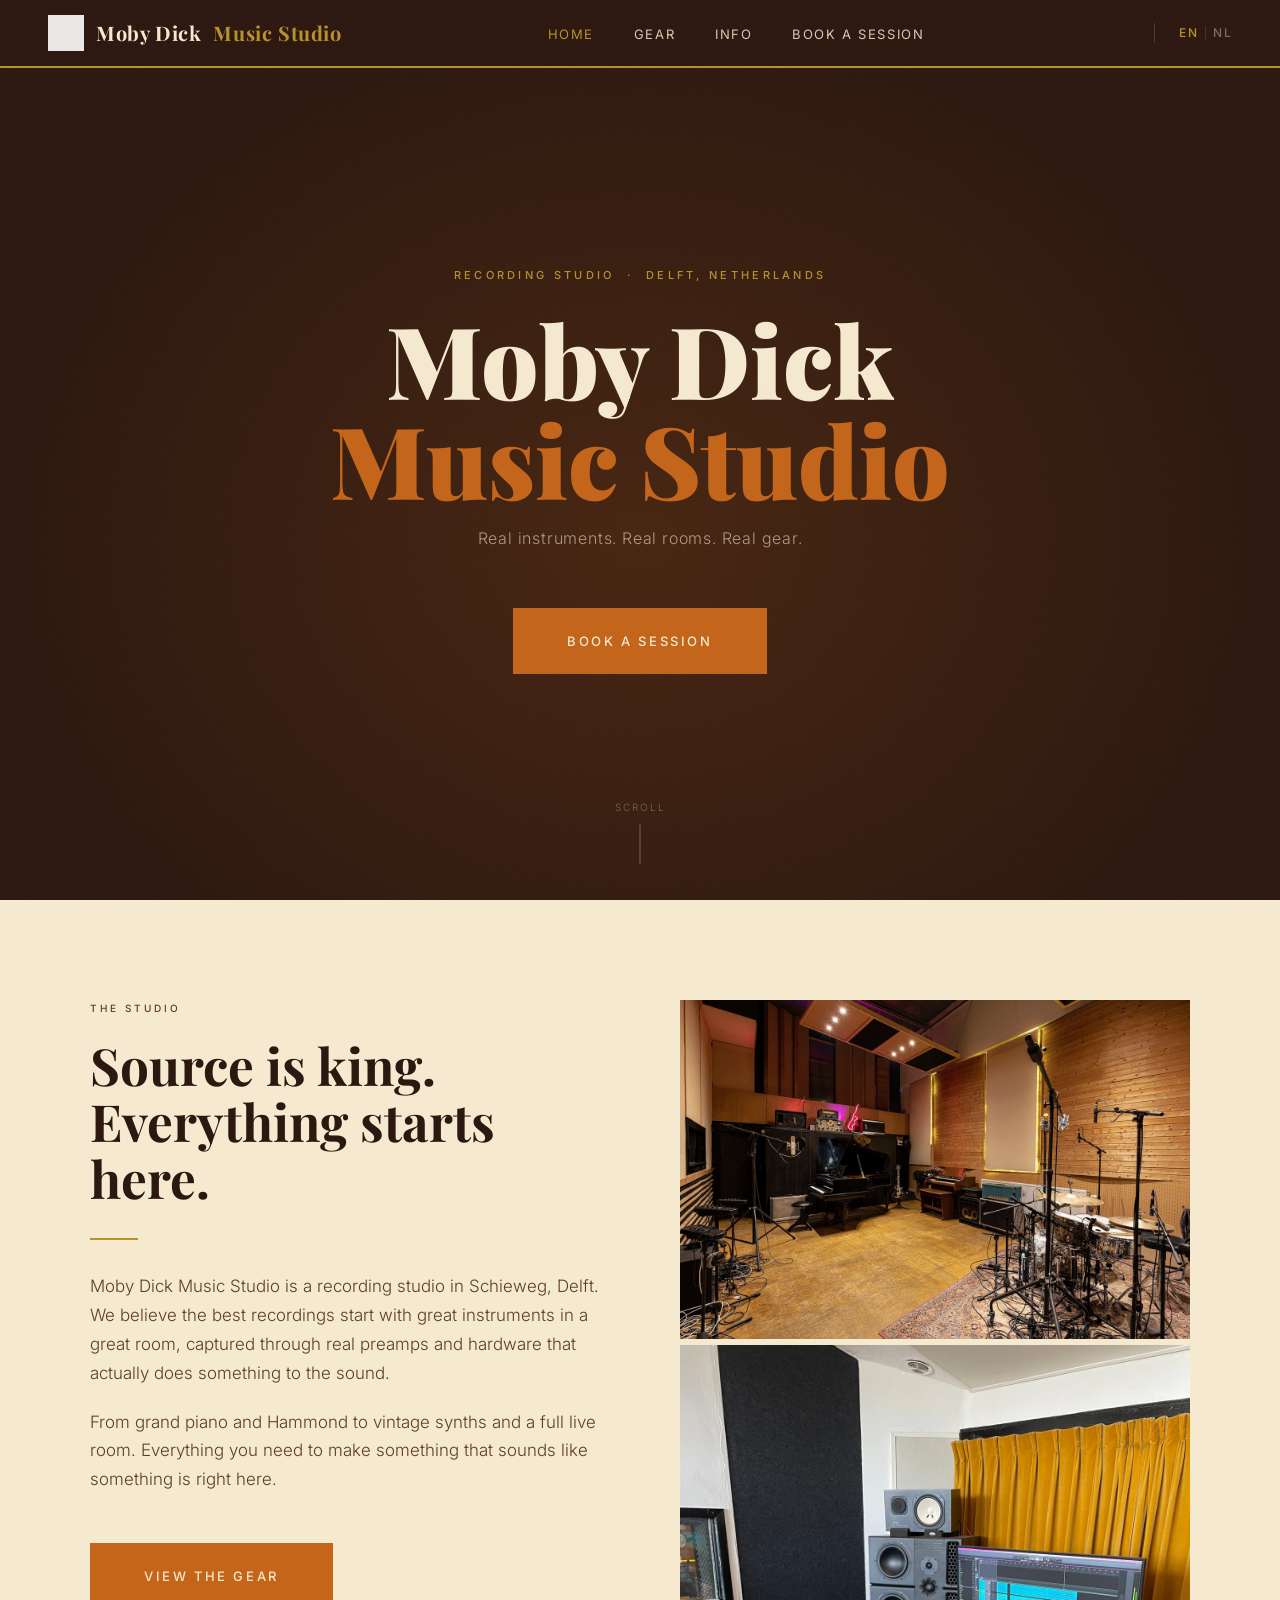
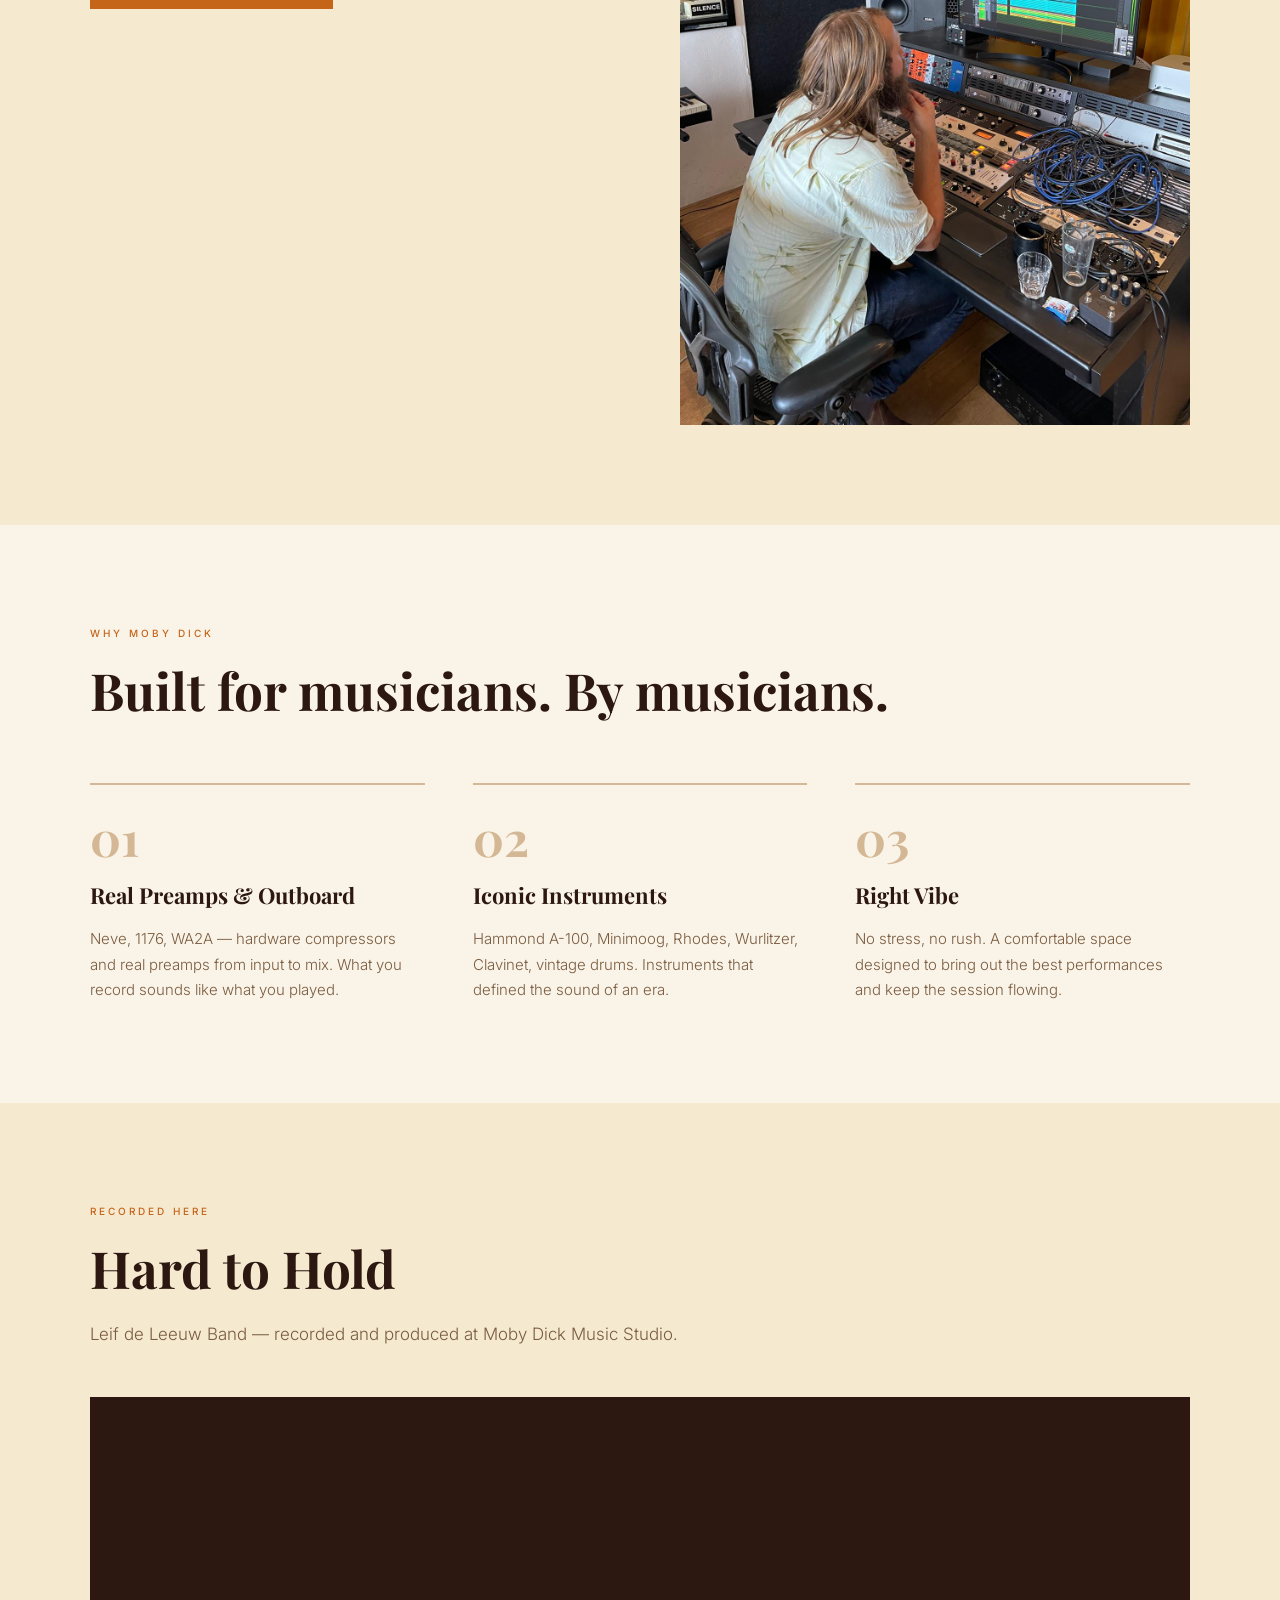
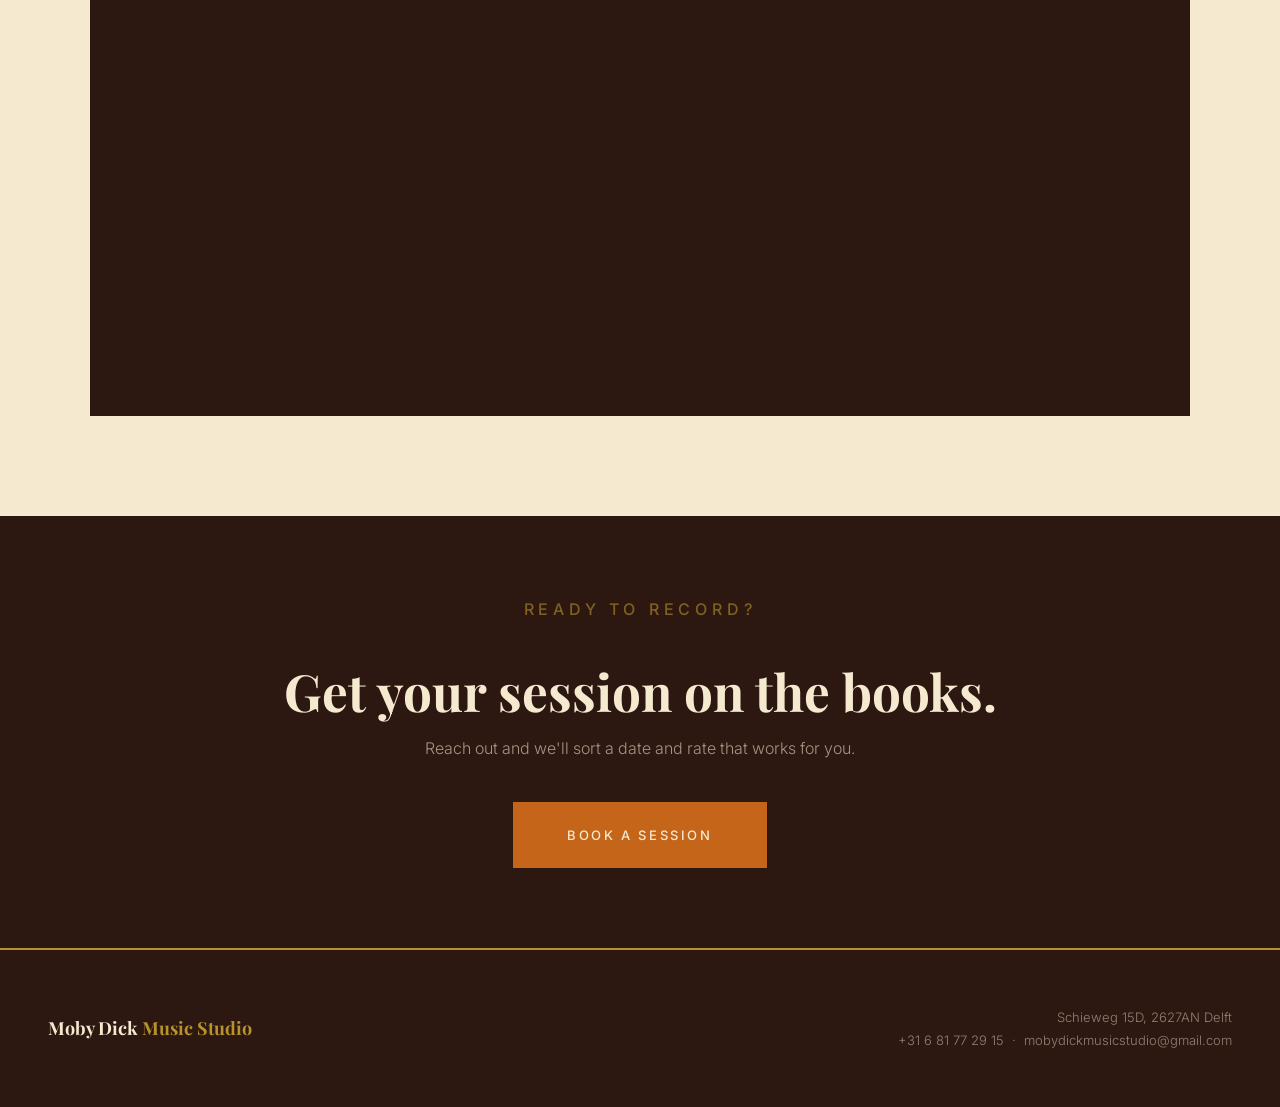
<file: index.html>
<!DOCTYPE html>
<html lang="en">

<head>
  <meta charset="UTF-8">
  <meta name="viewport" content="width=device-width, initial-scale=1.0">
  <title>Moby Dick Music Studio | Delft</title>
  <meta name="description"
    content="Moby Dick Music Studio, recording studio in Delft. Real instruments, real rooms, real gear. Book your session today.">
  <link rel="stylesheet" href="style.css">
</head>

<body>

  <nav>
    <a href="index.html" class="nav-logo"><img src="images/logo.png" alt="Moby Dick logo">Moby Dick <span>Music Studio</span></a>
    <ul class="nav-links">
      <li><a href="index.html" class="active">Home</a></li>
      <li><a href="gear.html">Gear</a></li>
      <li><a href="info.html">Info</a></li>
      <li><a href="contact.html">Book a Session</a></li>
    </ul>
      <div class="lang-switcher">
        <a href="#" class="active">EN</a>
        <span>|</span>
        <a href="/nl/">NL</a>
      </div>
    </nav>

  <!-- HERO -->
  <section class="hero">
    <div class="hero-content">
      <p class="hero-eyebrow">Recording Studio &nbsp;·&nbsp; Delft, Netherlands</p>
      <h1>Moby Dick<span class="accent">Music Studio</span></h1>
      <p class="hero-sub">Real instruments. Real rooms. Real gear.</p>
      <a href="contact.html" class="btn-primary">Book a Session</a>
    </div>
    <div class="hero-scroll">Scroll</div>
  </section>

  <!-- INTRO -->
  <section class="intro">
    <div class="section-inner">
      <div class="intro-grid">
        <div class="intro-text">
          <p class="section-label">The Studio</p>
          <h2 class="section-title">Source is king. Everything starts here.</h2>
          <div class="divider"></div>
          <p>Moby Dick Music Studio is a recording studio in Schieweg, Delft. We believe the best recordings start with
            great instruments in a great room, captured through real preamps and hardware that actually does something
            to the sound.</p>
          <p>From grand piano and Hammond to vintage synths and a full live room. Everything you need to make something
            that sounds like something is right here.</p>
          <br>
          <a href="gear.html" class="btn-primary">View the Gear</a>
        </div>
        <div class="intro-visual">
          <img src="images/live-room.jpg" alt="Live room at Moby Dick Music Studio">
          <img src="images/control-room.jpg" alt="Control room at Moby Dick Music Studio">
        </div>
      </div>
    </div>
  </section>

  <!-- FEATURES -->
  <section class="features">
    <div class="section-inner">
      <p class="section-label">Why Moby Dick</p>
      <h2 class="section-title">Built for musicians. By musicians.</h2>
      <div class="features-grid">
        <div class="feature-item">
          <div class="feature-number">01</div>
          <h3 class="feature-title">Real Preamps &amp; Outboard</h3>
          <p>Neve, 1176, WA2A — hardware compressors and real preamps from input to mix. What you record sounds like
            what you played.</p>
        </div>
        <div class="feature-item">
          <div class="feature-number">02</div>
          <h3 class="feature-title">Iconic Instruments</h3>
          <p>Hammond A-100, Minimoog, Rhodes, Wurlitzer, Clavinet, vintage drums. Instruments that defined the sound of
            an era.</p>
        </div>
        <div class="feature-item">
          <div class="feature-number">03</div>
          <h3 class="feature-title">Right Vibe</h3>
          <p>No stress, no rush. A comfortable space designed to bring out the best performances and keep the session
            flowing.</p>
        </div>
      </div>
    </div>
  </section>

  <!-- WORK -->
  <section class="work">
    <div class="section-inner">
      <p class="section-label">Recorded Here</p>
      <h2 class="section-title">Hard to Hold</h2>
      <p style="color:var(--text-muted);margin-bottom:0;">Leif de Leeuw Band — recorded and produced at Moby Dick Music Studio.</p>
      <div class="video-wrap">
        <iframe
          src="https://www.youtube.com/embed/__lez87pfSE"
          title="Hard to Hold — Leif de Leeuw Band"
          allow="accelerometer; autoplay; clipboard-write; encrypted-media; gyroscope; picture-in-picture"
          allowfullscreen>
        </iframe>
      </div>
    </div>
  </section>

  <!-- CTA BAND -->
  <div class="cta-band">
    <div class="section-inner" style="text-align:center;">
      <p class="section-label" style="color:var(--mustard);">Ready to record?</p>
      <h2 class="section-title light" style="margin-bottom:16px;">Get your session on the books.</h2>
      <p>Reach out and we'll sort a date and rate that works for you.</p>
      <a href="contact.html" class="btn-primary">Book a Session</a>
    </div>
  </div>

  <footer>
    <a href="index.html" class="footer-logo">Moby Dick <span>Music Studio</span></a>
    <div class="footer-info">
      Schieweg 15D, 2627AN Delft<br>
      <a href="tel:+31681772915">+31 6 81 77 29 15</a> &nbsp;·&nbsp;
      <a href="mailto:mobydickmusicstudio@gmail.com">mobydickmusicstudio@gmail.com</a>
    </div>
  </footer>

</body>

</html>
</file>
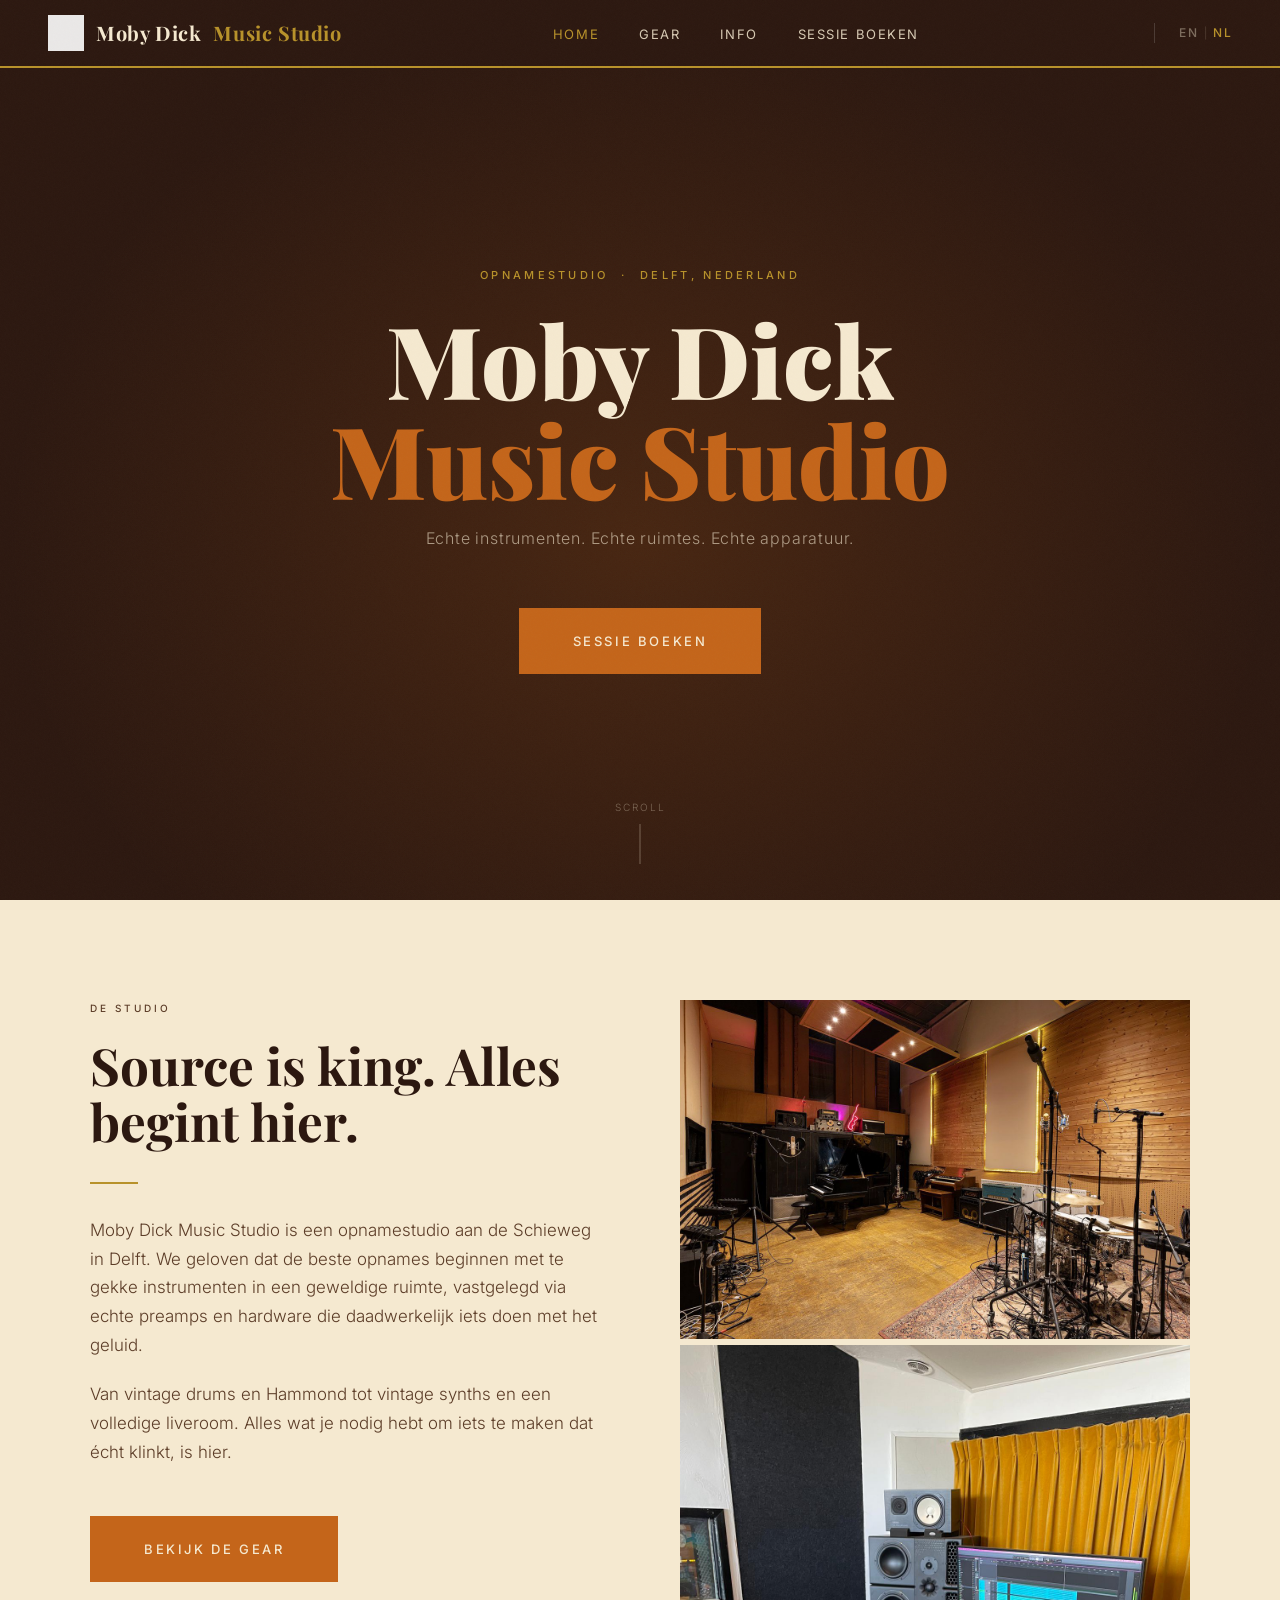
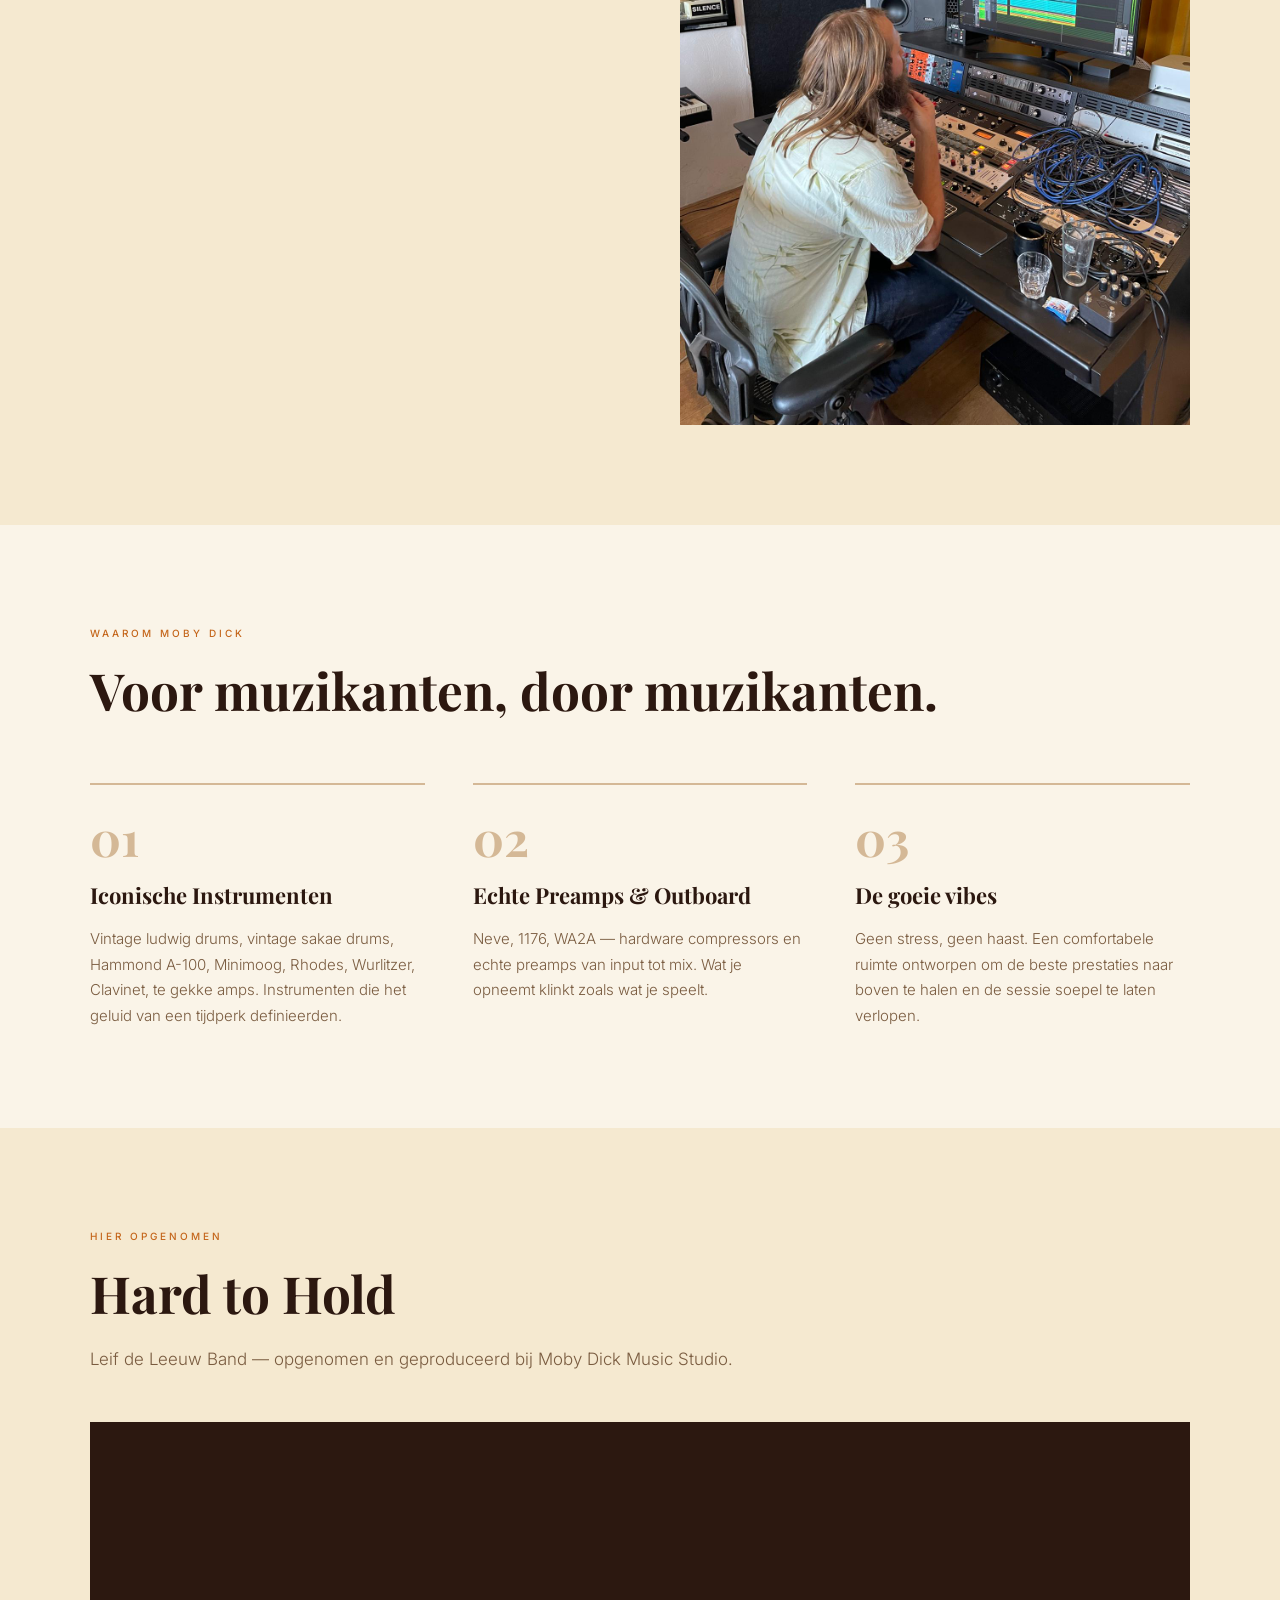
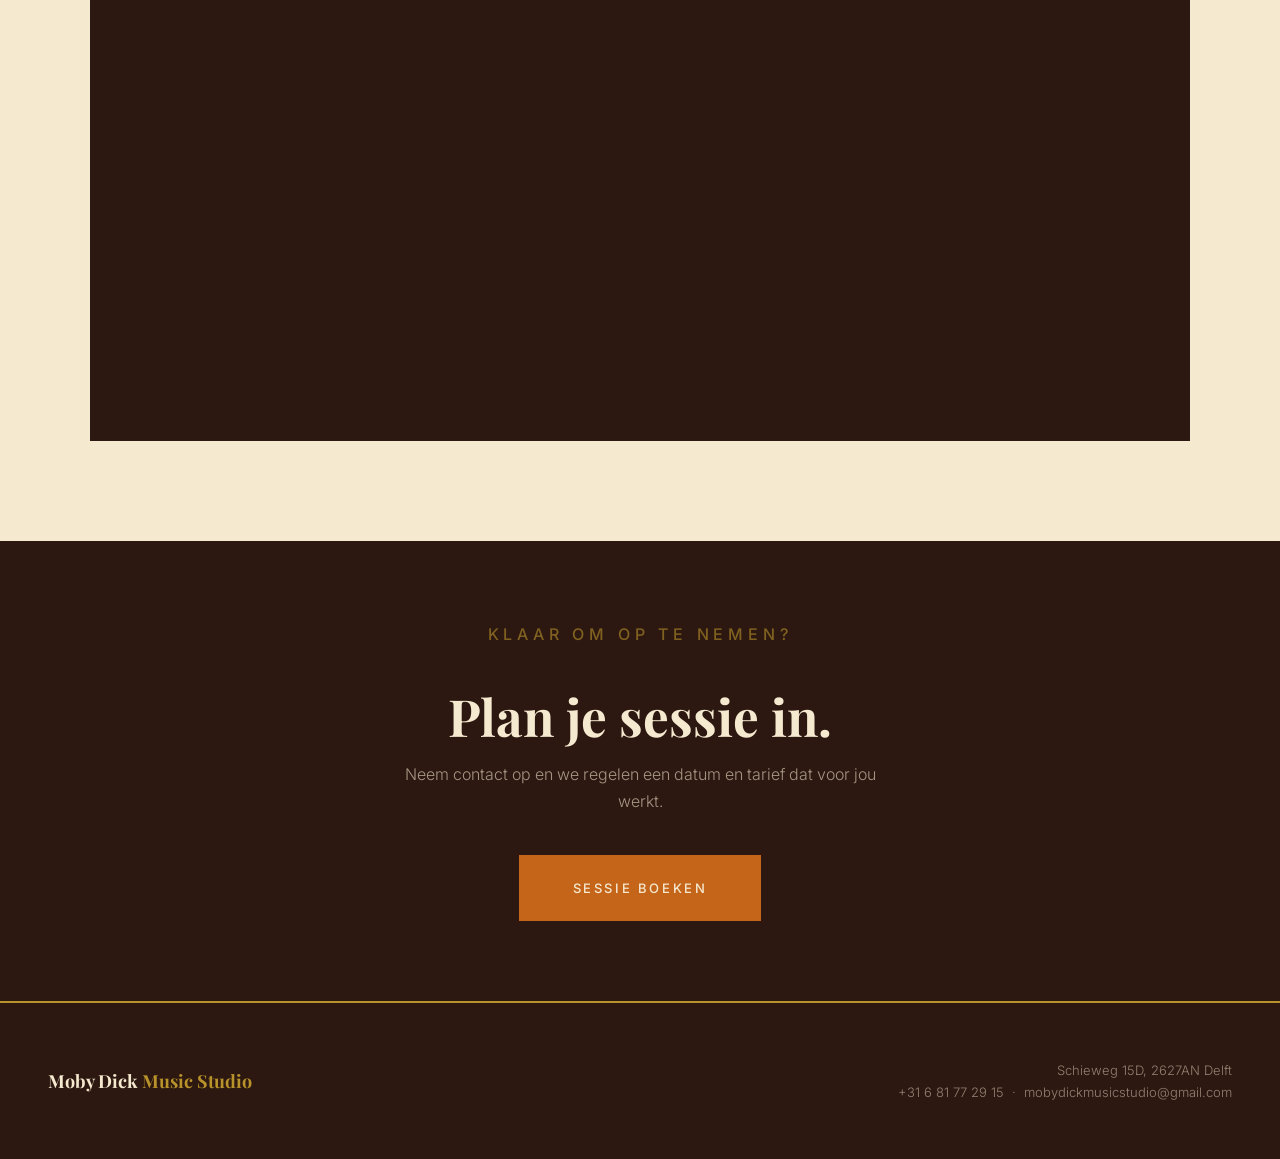
<file: nl/index.html>
<!DOCTYPE html>
<html lang="nl">

<head>
  <meta charset="UTF-8">
  <meta name="viewport" content="width=device-width, initial-scale=1.0">
  <title>Moby Dick Music Studio | Delft</title>
  <meta name="description"
    content="Moby Dick Music Studio, opnamestudio in Delft. Echte instrumenten, echte ruimtes, echte apparatuur. Plan je sessie vandaag.">
  <link rel="stylesheet" href="../style.css">
</head>

<body>

  <nav>
    <a href="/nl/" class="nav-logo"><img src="../images/logo.png" alt="Moby Dick logo">Moby Dick <span>Music
        Studio</span></a>
    <ul class="nav-links">
      <li><a href="/nl/" class="active">Home</a></li>
      <li><a href="/nl/gear.html">Gear</a></li>
      <li><a href="/nl/info.html">Info</a></li>
      <li><a href="/nl/contact.html">Sessie Boeken</a></li>
    </ul>
    <div class="lang-switcher">
      <a href="/">EN</a>
      <span>|</span>
      <a href="#" class="active">NL</a>
    </div>
  </nav>

  <!-- HERO -->
  <section class="hero">
    <div class="hero-content">
      <p class="hero-eyebrow">Opnamestudio &nbsp;·&nbsp; Delft, Nederland</p>
      <h1>Moby Dick<span class="accent">Music Studio</span></h1>
      <p class="hero-sub">Echte instrumenten. Echte ruimtes. Echte apparatuur.</p>
      <a href="/nl/contact.html" class="btn-primary">Sessie Boeken</a>
    </div>
    <div class="hero-scroll">Scroll</div>
  </section>

  <!-- INTRO -->
  <section class="intro">
    <div class="section-inner">
      <div class="intro-grid">
        <div class="intro-text">
          <p class="section-label">De Studio</p>
          <h2 class="section-title">Source is king. Alles begint hier.</h2>
          <div class="divider"></div>
          <p>Moby Dick Music Studio is een opnamestudio aan de Schieweg in Delft. We geloven dat de beste opnames
            beginnen met te gekke instrumenten in een geweldige ruimte, vastgelegd via echte preamps en hardware die
            daadwerkelijk iets doen met het geluid.</p>
          <p>Van vintage drums en Hammond tot vintage synths en een volledige liveroom. Alles wat je nodig hebt om iets
            te
            maken dat écht klinkt, is hier.</p>
          <br>
          <a href="/nl/gear.html" class="btn-primary">Bekijk de Gear</a>
        </div>
        <div class="intro-visual">
          <img src="../images/live-room.jpg" alt="Livezaal bij Moby Dick Music Studio">
          <img src="../images/control-room.jpg" alt="Regiekamer bij Moby Dick Music Studio">
        </div>
      </div>
    </div>
  </section>

  <!-- FEATURES -->
  <section class="features">
    <div class="section-inner">
      <p class="section-label">Waarom Moby Dick</p>
      <h2 class="section-title">Voor muzikanten, door muzikanten.</h2>
      <div class="features-grid">
        <div class="feature-item">
          <div class="feature-number">01</div>
          <h3 class="feature-title">Iconische Instrumenten</h3>
          <p>Vintage ludwig drums, vintage sakae drums, Hammond A-100, Minimoog, Rhodes, Wurlitzer, Clavinet, te gekke
            amps. Instrumenten die het geluid van een
            tijdperk definieerden.</p>
        </div>
        <div class="feature-item">
          <div class="feature-number">02</div>
          <h3 class="feature-title">Echte Preamps &amp; Outboard</h3>
          <p>Neve, 1176, WA2A — hardware compressors en echte preamps van input tot mix. Wat je opneemt klinkt zoals wat
            je speelt.</p>
        </div>
        <div class="feature-item">
          <div class="feature-number">03</div>
          <h3 class="feature-title">De goeie vibes</h3>
          <p>Geen stress, geen haast. Een comfortabele ruimte ontworpen om de beste prestaties naar boven te halen en de
            sessie soepel te laten verlopen.</p>
        </div>
      </div>
    </div>
  </section>

  <!-- WORK -->
  <section class="work">
    <div class="section-inner">
      <p class="section-label">Hier opgenomen</p>
      <h2 class="section-title">Hard to Hold</h2>
      <p style="color:var(--text-muted);margin-bottom:0;">Leif de Leeuw Band — opgenomen en geproduceerd bij Moby Dick
        Music Studio.</p>
      <div class="video-wrap">
        <iframe src="https://www.youtube.com/embed/__lez87pfSE" title="Hard to Hold — Leif de Leeuw Band"
          allow="accelerometer; autoplay; clipboard-write; encrypted-media; gyroscope; picture-in-picture"
          allowfullscreen>
        </iframe>
      </div>
    </div>
  </section>

  <!-- CTA BAND -->
  <div class="cta-band">
    <div class="section-inner" style="text-align:center;">
      <p class="section-label" style="color:var(--mustard);">Klaar om op te nemen?</p>
      <h2 class="section-title light" style="margin-bottom:16px;">Plan je sessie in.</h2>
      <p>Neem contact op en we regelen een datum en tarief dat voor jou werkt.</p>
      <a href="/nl/contact.html" class="btn-primary">Sessie Boeken</a>
    </div>
  </div>

  <footer>
    <a href="/nl/" class="footer-logo">Moby Dick <span>Music Studio</span></a>
    <div class="footer-info">
      Schieweg 15D, 2627AN Delft<br>
      <a href="tel:+31681772915">+31 6 81 77 29 15</a> &nbsp;·&nbsp;
      <a href="mailto:mobydickmusicstudio@gmail.com">mobydickmusicstudio@gmail.com</a>
    </div>
  </footer>

</body>

</html>
</file>
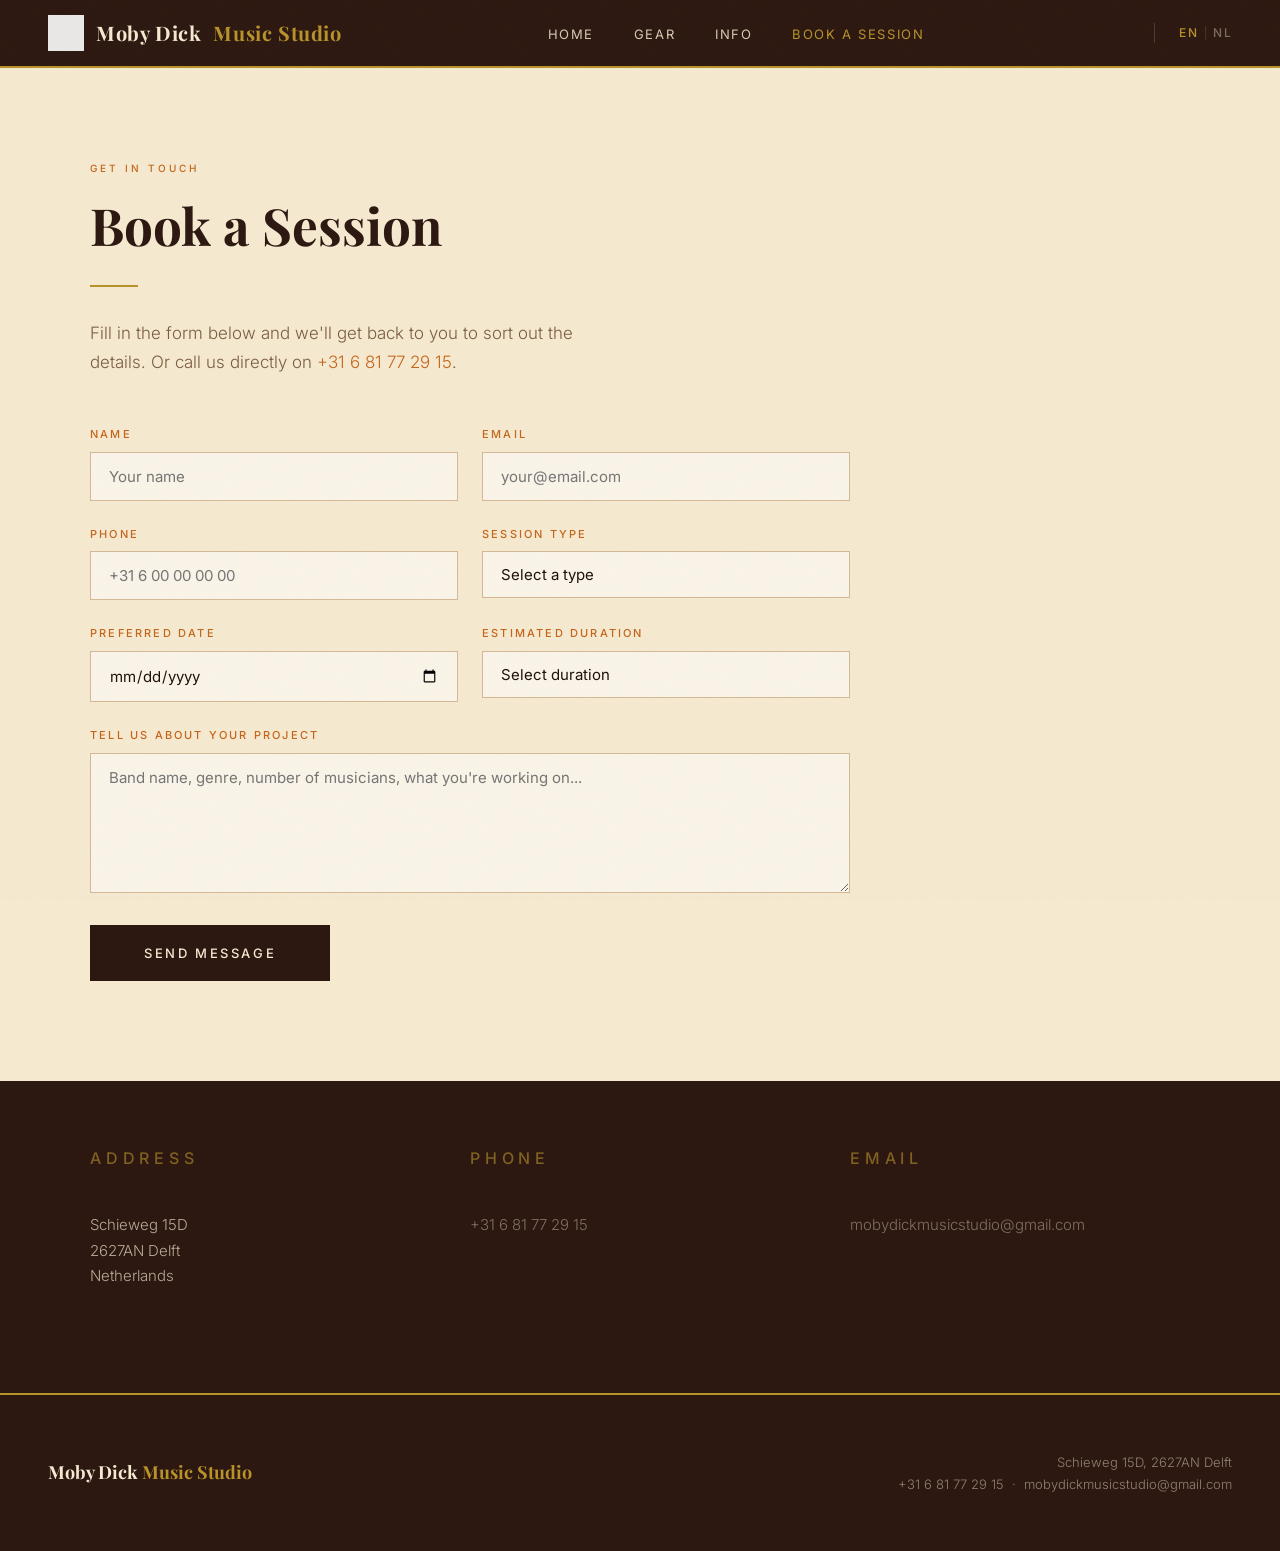
<file: contact.html>
<!DOCTYPE html>
<html lang="en">
<head>
  <meta charset="UTF-8">
  <meta name="viewport" content="width=device-width, initial-scale=1.0">
  <title>Book a Session | Moby Dick Music Studio</title>
  <meta name="description" content="Book a recording session at Moby Dick Music Studio, Delft.">
  <link rel="stylesheet" href="style.css">
</head>
<body>

  <nav>
    <a href="index.html" class="nav-logo"><img src="images/logo.png" alt="Moby Dick logo">Moby Dick <span>Music Studio</span></a>
    <ul class="nav-links">
      <li><a href="index.html">Home</a></li>
      <li><a href="gear.html">Gear</a></li>
      <li><a href="info.html">Info</a></li>
      <li><a href="contact.html" class="active">Book a Session</a></li>
    </ul>
      <div class="lang-switcher">
        <a href="#" class="active">EN</a>
        <span>|</span>
        <a href="/nl/contact.html">NL</a>
      </div>
    </nav>

  <!-- BOOKING FORM -->
  <section class="booking">
    <div class="section-inner">
      <p class="section-label">Get in Touch</p>
      <h1 class="section-title">Book a Session</h1>
      <div class="divider"></div>
      <p style="color:var(--text-muted);max-width:500px;">Fill in the form below and we'll get back to you to sort out the details. Or call us directly on <a href="tel:+31681772915" style="color:var(--orange);text-decoration:none;">+31 6 81 77 29 15</a>.</p>

      <form
        class="form-grid"
        name="booking"
        method="POST"
        action="https://mobydickmusicstudio.com/thank-you.html"
        data-netlify="true"
        netlify-honeypot="bot-field"
        id="booking-form"
      >
        <input type="hidden" name="form-name" value="booking">
        <p style="display:none;"><input name="bot-field"></p>
        <div class="form-group">
          <label for="name">Name</label>
          <input type="text" id="name" name="name" placeholder="Your name" required>
        </div>

        <div class="form-group">
          <label for="email">Email</label>
          <input type="email" id="email" name="email" placeholder="your@email.com" required>
        </div>

        <div class="form-group">
          <label for="phone">Phone</label>
          <input type="tel" id="phone" name="phone" placeholder="+31 6 00 00 00 00">
        </div>

        <div class="form-group">
          <label for="session-type">Session Type</label>
          <select id="session-type" name="session_type">
            <option value="" disabled selected>Select a type</option>
            <option value="recording">Recording</option>
            <option value="mixing">Mixing</option>
            <option value="production">Production</option>
            <option value="rehearsal">Rehearsal</option>
            <option value="other">Other</option>
          </select>
        </div>

        <div class="form-group">
          <label for="date">Preferred Date</label>
          <input type="date" id="date" name="preferred_date">
        </div>

        <div class="form-group">
          <label for="duration">Estimated Duration</label>
          <select id="duration" name="duration">
            <option value="" disabled selected>Select duration</option>
            <option value="half-day">Half day (4 hrs)</option>
            <option value="full-day">Full day (8 hrs)</option>
            <option value="multi-day">Multiple days</option>
            <option value="unsure">Not sure yet</option>
          </select>
        </div>

        <div class="form-group full">
          <label for="message">Tell us about your project</label>
          <textarea id="message" name="message" placeholder="Band name, genre, number of musicians, what you're working on..."></textarea>
        </div>

        <div class="form-submit">
          <button type="submit" class="btn-submit">Send Message</button>
        </div>
      </form>
    </div>
  </section>

  <!-- DIRECT CONTACT -->
  <div class="cta-band" style="padding:64px 48px;">
    <div class="section-inner" style="display:grid;grid-template-columns:1fr 1fr 1fr;gap:40px;text-align:left;">
      <div>
        <p class="section-label" style="color:var(--mustard);">Address</p>
        <p style="color:var(--cream);opacity:0.7;font-size:15px;margin-top:8px;">Schieweg 15D<br>2627AN Delft<br>Netherlands</p>
      </div>
      <div>
        <p class="section-label" style="color:var(--mustard);">Phone</p>
        <p style="margin-top:8px;font-size:15px;"><a href="tel:+31681772915" style="color:var(--cream);opacity:0.7;text-decoration:none;">+31 6 81 77 29 15</a></p>
      </div>
      <div>
        <p class="section-label" style="color:var(--mustard);">Email</p>
        <p style="margin-top:8px;font-size:15px;"><a href="mailto:mobydickmusicstudio@gmail.com" style="color:var(--cream);opacity:0.7;text-decoration:none;">mobydickmusicstudio@gmail.com</a></p>
      </div>
    </div>
  </div>

  <footer>
    <a href="index.html" class="footer-logo">Moby Dick <span>Music Studio</span></a>
    <div class="footer-info">
      Schieweg 15D, 2627AN Delft<br>
      <a href="tel:+31681772915">+31 6 81 77 29 15</a> &nbsp;·&nbsp;
      <a href="mailto:mobydickmusicstudio@gmail.com">mobydickmusicstudio@gmail.com</a>
    </div>
  </footer>


</body>
</html>
</file>
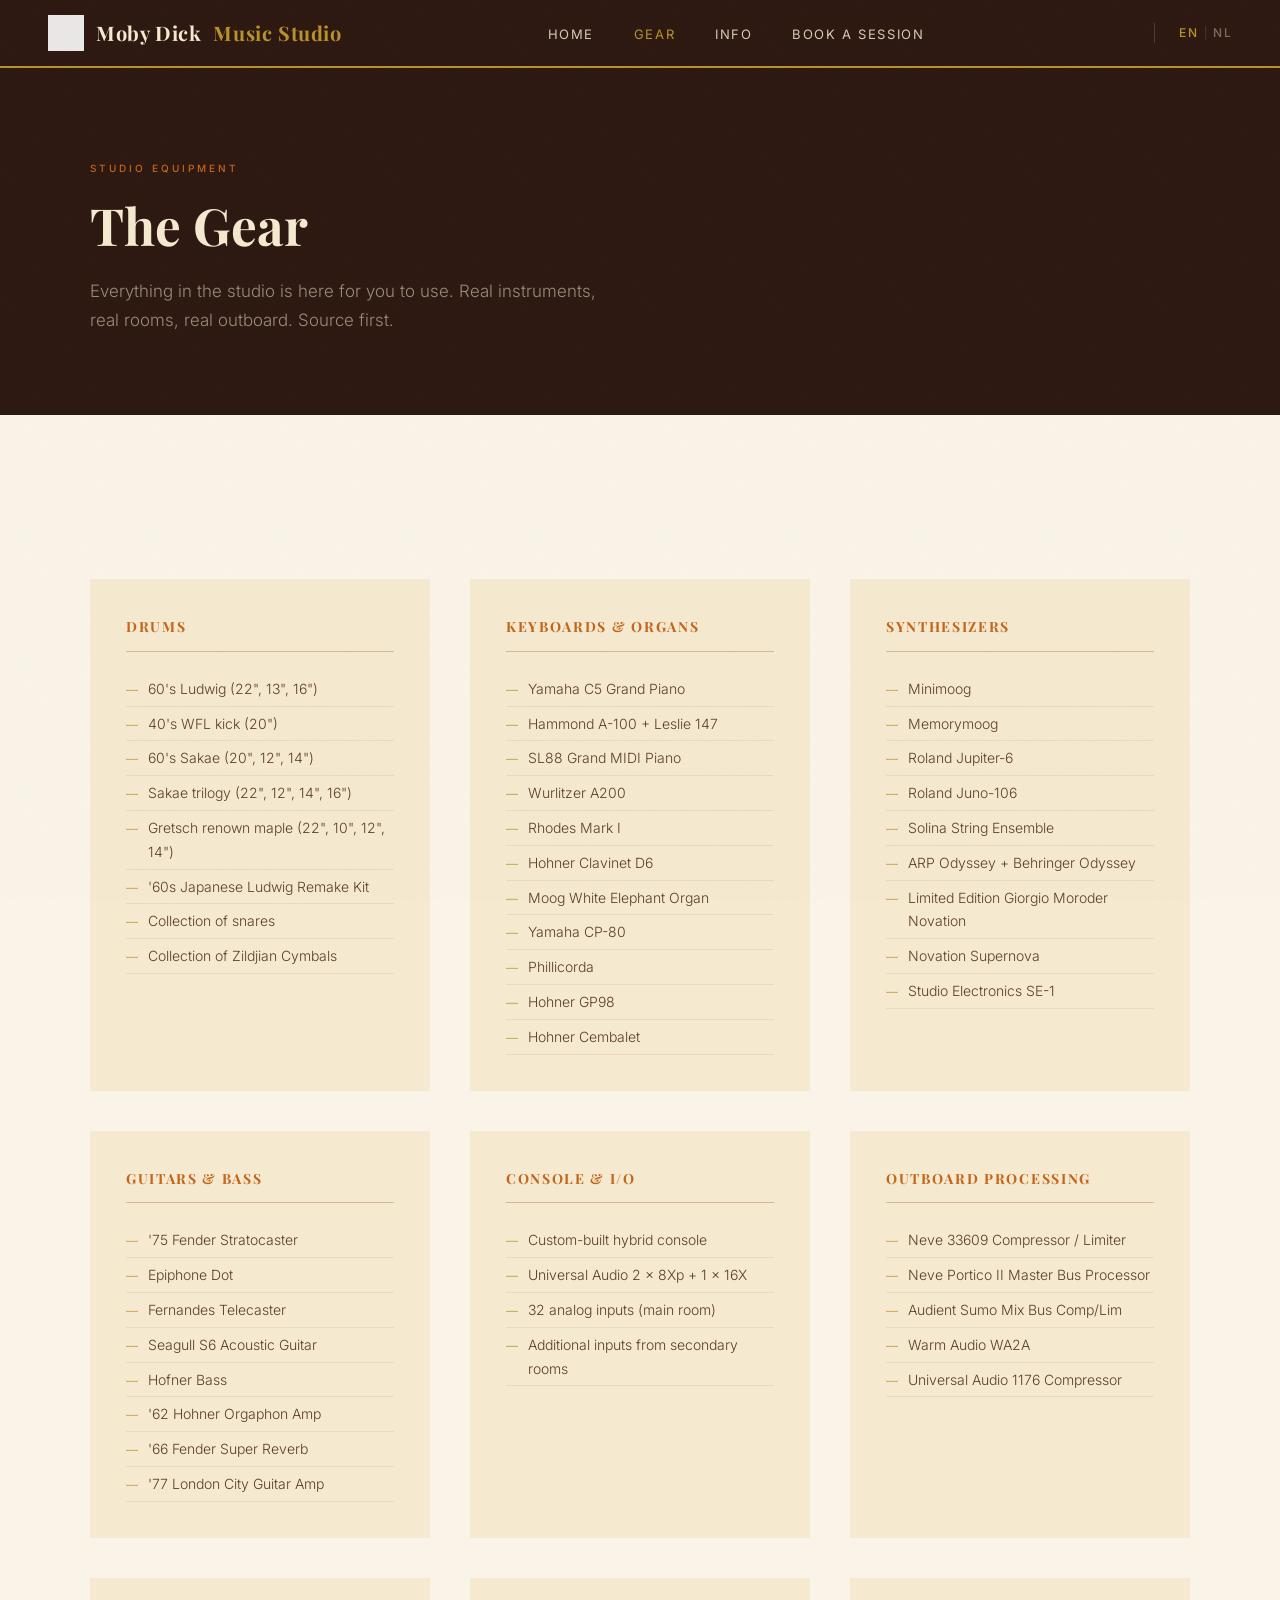
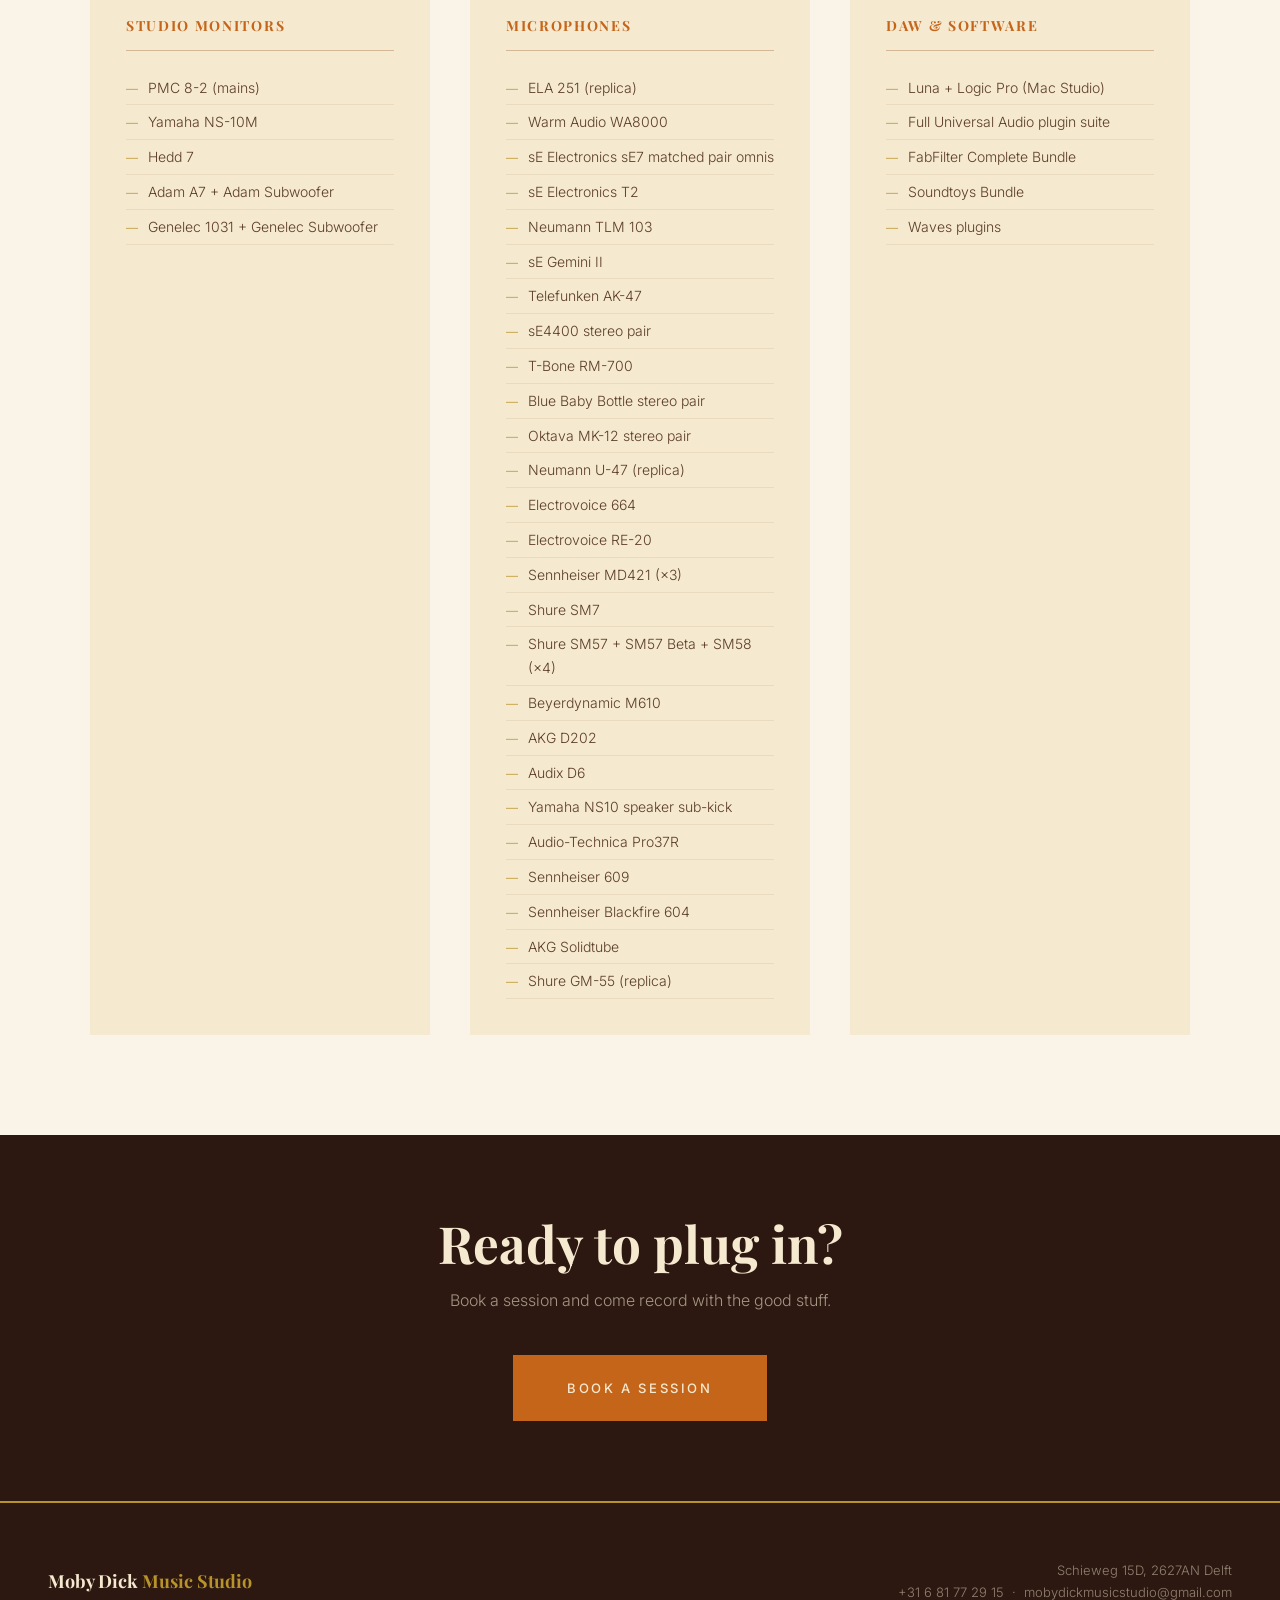
<file: gear.html>
<!DOCTYPE html>
<html lang="en">

<head>
  <meta charset="UTF-8">
  <meta name="viewport" content="width=device-width, initial-scale=1.0">
  <title>Gear | Moby Dick Music Studio</title>
  <meta name="description"
    content="Full gear list at Moby Dick Music Studio, Delft. Vintage synths, real outboard, grand piano, Hammond, and more.">
  <link rel="stylesheet" href="style.css">
</head>

<body>

  <nav>
    <a href="index.html" class="nav-logo"><img src="images/logo.png" alt="Moby Dick logo">Moby Dick <span>Music
        Studio</span></a>
    <ul class="nav-links">
      <li><a href="index.html">Home</a></li>
      <li><a href="gear.html" class="active">Gear</a></li>
      <li><a href="info.html">Info</a></li>
      <li><a href="contact.html">Book a Session</a></li>
    </ul>
    <div class="lang-switcher">
      <a href="#" class="active">EN</a>
      <span>|</span>
      <a href="/nl/gear.html">NL</a>
    </div>
  </nav>

  <!-- PAGE HERO -->
  <div class="page-hero">
    <div class="section-inner">
      <p class="section-label">Studio Equipment</p>
      <h1 class="section-title light">The Gear</h1>
      <p style="color:var(--cream);opacity:0.55;max-width:520px;margin-top:16px;">Everything in the studio is here for
        you to use. Real instruments, real rooms, real outboard. Source first.</p>
    </div>
  </div>

  <!-- GEAR GRID -->
  <section style="background:var(--warm-white);">
    <div class="section-inner">
      <div class="gear-grid">
        <!-- DRUMS & PERCUSSION -->
        <div class="gear-category">
          <div class="gear-category-title">Drums</div>
          <ul class="gear-list">
            <li>60's Ludwig (22", 13", 16")</li>
            <li>40's WFL kick (20")</li>
            <li>60's Sakae (20", 12", 14")</li>
            <li>Sakae trilogy (22", 12", 14", 16")</li>
            <li>Gretsch renown maple (22", 10", 12", 14")</li>
            <li>'60s Japanese Ludwig Remake Kit</li>
            <li>Collection of snares</li>
            <li>Collection of Zildjian Cymbals</li>
          </ul>
        </div>
        <!-- KEYBOARDS & ORGANS -->
        <div class="gear-category">
          <div class="gear-category-title">Keyboards &amp; Organs</div>
          <ul class="gear-list">
            <li>Yamaha C5 Grand Piano</li>
            <li>Hammond A-100 + Leslie 147</li>
            <li>SL88 Grand MIDI Piano</li>
            <li>Wurlitzer A200</li>
            <li>Rhodes Mark I</li>
            <li>Hohner Clavinet D6</li>
            <li>Moog White Elephant Organ</li>
            <li>Yamaha CP-80</li>
            <li>Phillicorda</li>
            <li>Hohner GP98</li>
            <li>Hohner Cembalet</li>
          </ul>
        </div>

        <!-- SYNTHESIZERS -->
        <div class="gear-category">
          <div class="gear-category-title">Synthesizers</div>
          <ul class="gear-list">
            <li>Minimoog</li>
            <li>Memorymoog</li>
            <li>Roland Jupiter-6</li>
            <li>Roland Juno-106</li>
            <li>Solina String Ensemble</li>
            <li>ARP Odyssey + Behringer Odyssey</li>
            <li>Limited Edition Giorgio Moroder Novation</li>
            <li>Novation Supernova</li>
            <li>Studio Electronics SE-1</li>
          </ul>
        </div>

        <!-- GUITARS & BASS -->
        <div class="gear-category">
          <div class="gear-category-title">Guitars &amp; Bass</div>
          <ul class="gear-list">
            <li>'75 Fender Stratocaster</li>
            <li>Epiphone Dot</li>
            <li>Fernandes Telecaster</li>
            <li>Seagull S6 Acoustic Guitar</li>
            <li>Hofner Bass</li>
            <li>'62 Hohner Orgaphon Amp</li>
            <li>'66 Fender Super Reverb</li>
            <li>'77 London City Guitar Amp</li>
          </ul>
        </div>

        <!-- CONSOLE & I/O -->
        <div class="gear-category">
          <div class="gear-category-title">Console &amp; I/O</div>
          <ul class="gear-list">
            <li>Custom-built hybrid console</li>
            <li>Universal Audio 2 × 8Xp + 1 × 16X</li>
            <li>32 analog inputs (main room)</li>
            <li>Additional inputs from secondary rooms</li>
          </ul>
        </div>

        <!-- OUTBOARD -->
        <div class="gear-category">
          <div class="gear-category-title">Outboard Processing</div>
          <ul class="gear-list">
            <li>Neve 33609 Compressor / Limiter</li>
            <li>Neve Portico II Master Bus Processor</li>
            <li>Audient Sumo Mix Bus Comp/Lim</li>
            <li>Warm Audio WA2A</li>
            <li>Universal Audio 1176 Compressor</li>
          </ul>
        </div>

        <!-- MONITORS -->
        <div class="gear-category">
          <div class="gear-category-title">Studio Monitors</div>
          <ul class="gear-list">
            <li>PMC 8-2 (mains)</li>
            <li>Yamaha NS-10M</li>
            <li>Hedd 7</li>
            <li>Adam A7 + Adam Subwoofer</li>
            <li>Genelec 1031 + Genelec Subwoofer</li>
          </ul>
        </div>

        <!-- MICROPHONES -->
        <div class="gear-category">
          <div class="gear-category-title">Microphones</div>
          <ul class="gear-list">
            <li>ELA 251 (replica)</li>
            <li>Warm Audio WA8000</li>
            <li>sE Electronics sE7 matched pair omnis</li>
            <li>sE Electronics T2</li>
            <li>Neumann TLM 103</li>
            <li>sE Gemini II</li>
            <li>Telefunken AK-47</li>
            <li>sE4400 stereo pair</li>
            <li>T-Bone RM-700</li>
            <li>Blue Baby Bottle stereo pair</li>
            <li>Oktava MK-12 stereo pair</li>
            <li>Neumann U-47 (replica)</li>
            <li>Electrovoice 664</li>
            <li>Electrovoice RE-20</li>
            <li>Sennheiser MD421 (×3)</li>
            <li>Shure SM7</li>
            <li>Shure SM57 + SM57 Beta + SM58 (×4)</li>
            <li>Beyerdynamic M610</li>
            <li>AKG D202</li>
            <li>Audix D6</li>
            <li>Yamaha NS10 speaker sub-kick</li>
            <li>Audio-Technica Pro37R</li>
            <li>Sennheiser 609</li>
            <li>Sennheiser Blackfire 604</li>
            <li>AKG Solidtube</li>
            <li>Shure GM-55 (replica)</li>
          </ul>
        </div>

        <!-- DAW & SOFTWARE -->
        <div class="gear-category">
          <div class="gear-category-title">DAW &amp; Software</div>
          <ul class="gear-list">
            <li>Luna + Logic Pro (Mac Studio)</li>
            <li>Full Universal Audio plugin suite</li>
            <li>FabFilter Complete Bundle</li>
            <li>Soundtoys Bundle</li>
            <li>Waves plugins</li>
          </ul>
        </div>

      </div>
    </div>
  </section>

  <!-- CTA -->
  <div class="cta-band">
    <div class="section-inner" style="text-align:center;">
      <h2 class="section-title light" style="margin-bottom:16px;">Ready to plug in?</h2>
      <p>Book a session and come record with the good stuff.</p>
      <a href="contact.html" class="btn-primary">Book a Session</a>
    </div>
  </div>

  <footer>
    <a href="index.html" class="footer-logo">Moby Dick <span>Music Studio</span></a>
    <div class="footer-info">
      Schieweg 15D, 2627AN Delft<br>
      <a href="tel:+31681772915">+31 6 81 77 29 15</a> &nbsp;·&nbsp;
      <a href="mailto:mobydickmusicstudio@gmail.com">mobydickmusicstudio@gmail.com</a>
    </div>
  </footer>

</body>

</html>
</file>
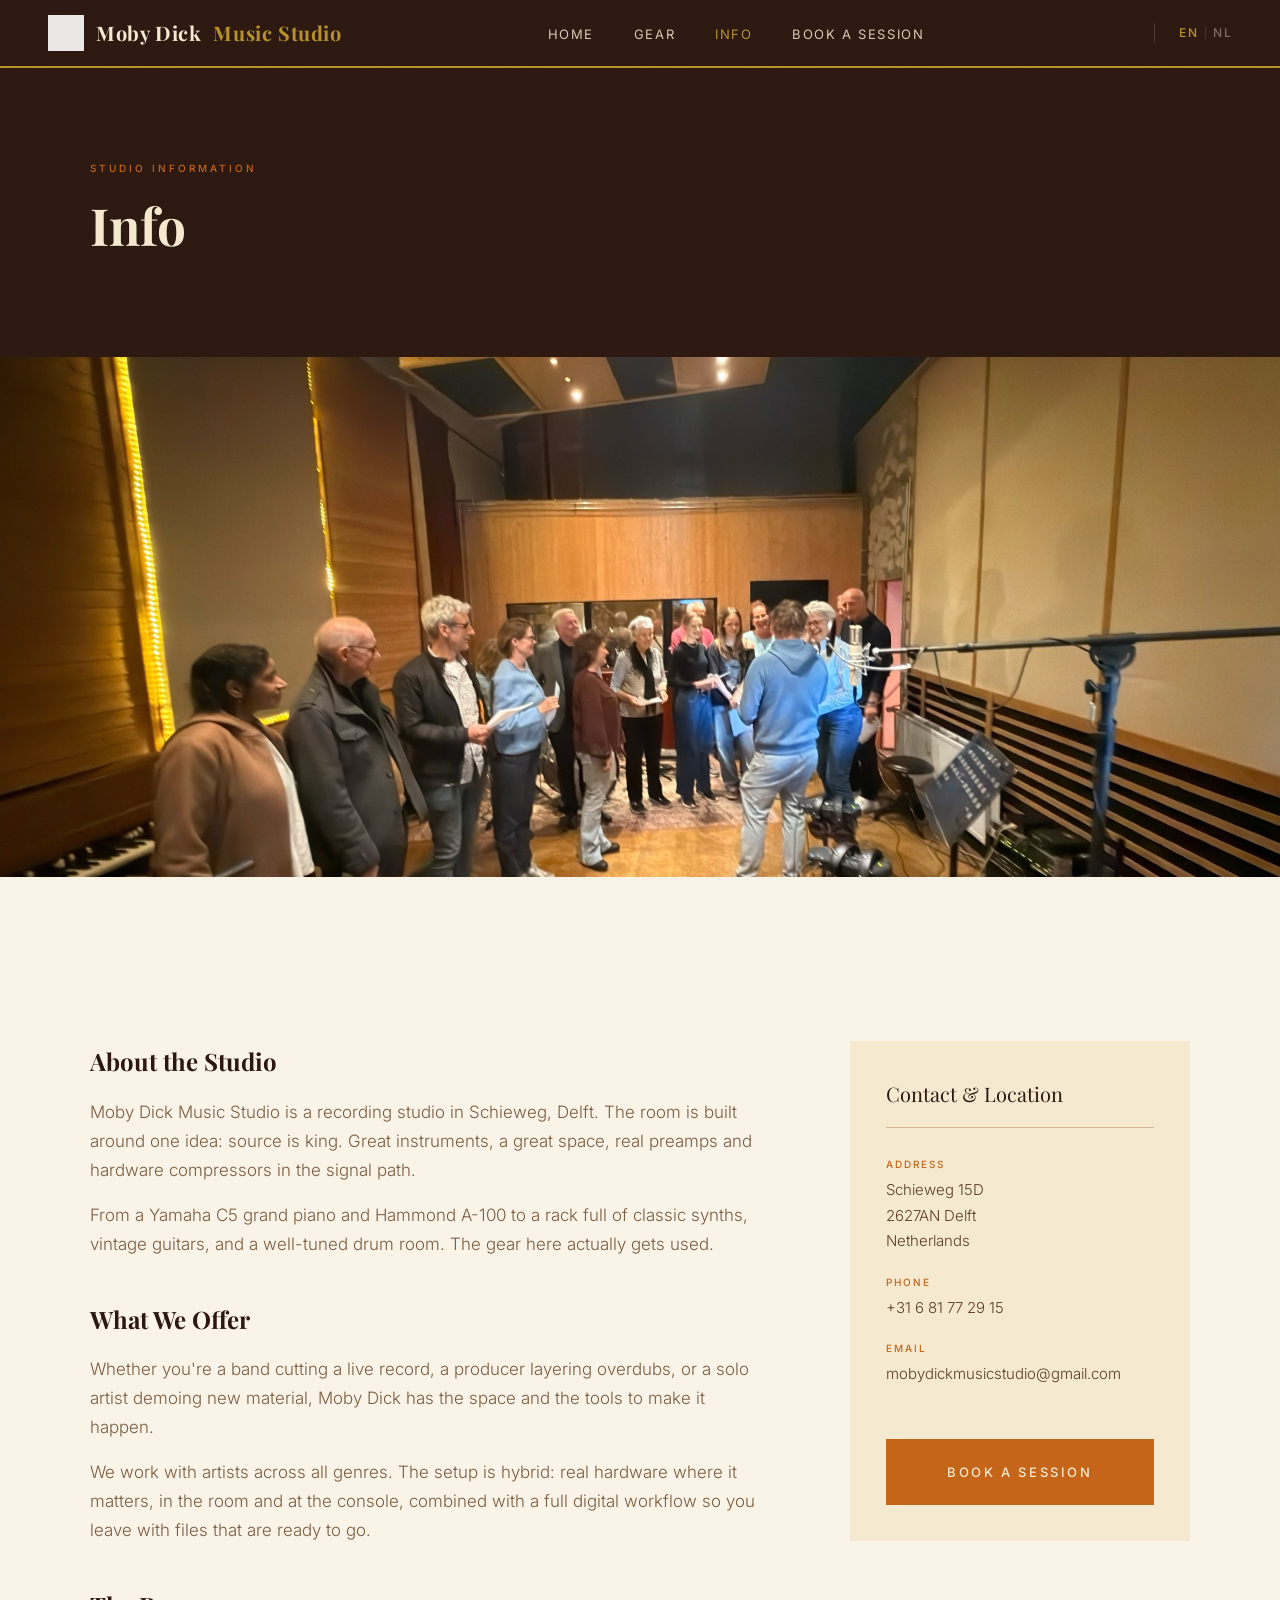
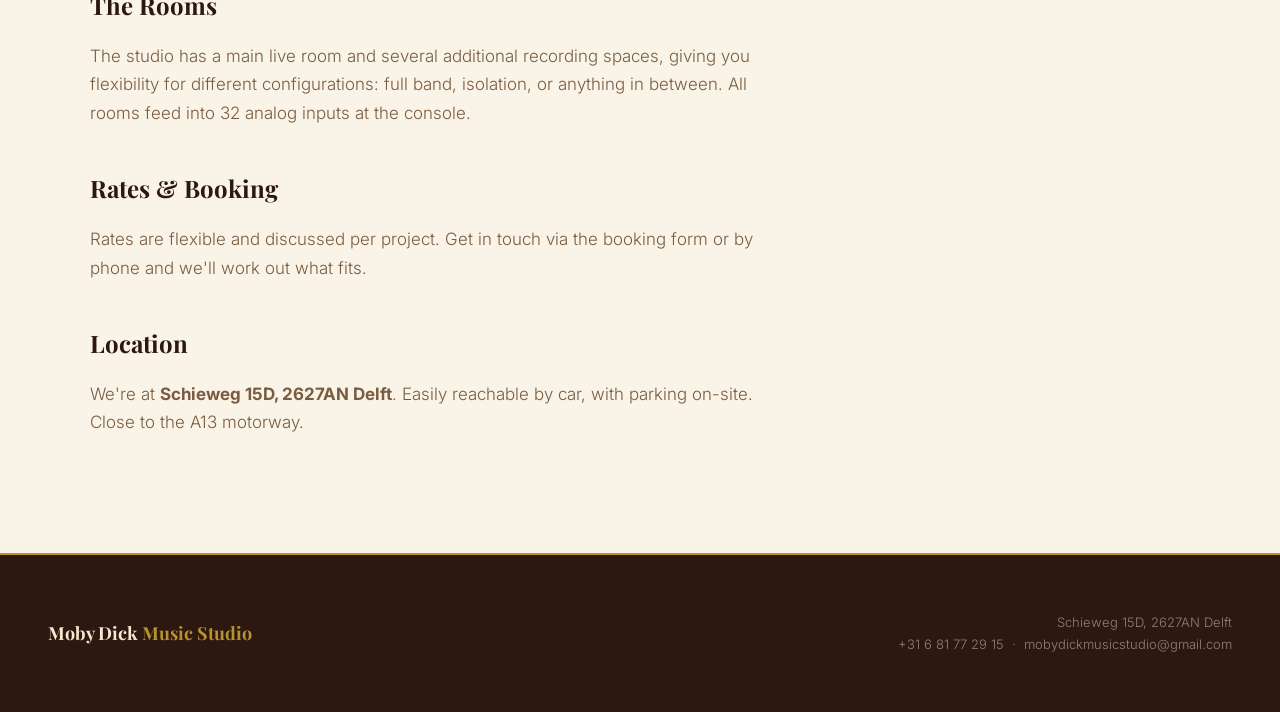
<file: info.html>
<!DOCTYPE html>
<html lang="en">
<head>
  <meta charset="UTF-8">
  <meta name="viewport" content="width=device-width, initial-scale=1.0">
  <title>Info | Moby Dick Music Studio</title>
  <meta name="description" content="About Moby Dick Music Studio, recording studio at Schieweg 15D, Delft.">
  <link rel="stylesheet" href="style.css">
</head>
<body>

  <nav>
    <a href="index.html" class="nav-logo"><img src="images/logo.png" alt="Moby Dick logo">Moby Dick <span>Music Studio</span></a>
    <ul class="nav-links">
      <li><a href="index.html">Home</a></li>
      <li><a href="gear.html">Gear</a></li>
      <li><a href="info.html" class="active">Info</a></li>
      <li><a href="contact.html">Book a Session</a></li>
    </ul>
      <div class="lang-switcher">
        <a href="#" class="active">EN</a>
        <span>|</span>
        <a href="/nl/info.html">NL</a>
      </div>
    </nav>

  <!-- PAGE HERO -->
  <div class="page-hero">
    <div class="section-inner">
      <p class="section-label">Studio Information</p>
      <h1 class="section-title light">Info</h1>
    </div>
  </div>

  <img src="images/event-group.jpg" alt="Session at Moby Dick Music Studio" class="band-photo">

  <!-- INFO BODY -->
  <section style="background:var(--warm-white);">
    <div class="section-inner">
      <div class="info-layout">

        <!-- MAIN CONTENT -->
        <div class="info-body">

          <h3>About the Studio</h3>
          <p>Moby Dick Music Studio is a recording studio in Schieweg, Delft. The room is built around one idea: source is king. Great instruments, a great space, real preamps and hardware compressors in the signal path.</p>
          <p>From a Yamaha C5 grand piano and Hammond A-100 to a rack full of classic synths, vintage guitars, and a well-tuned drum room. The gear here actually gets used.</p>

          <h3>What We Offer</h3>
          <p>Whether you're a band cutting a live record, a producer layering overdubs, or a solo artist demoing new material, Moby Dick has the space and the tools to make it happen.</p>
          <p>We work with artists across all genres. The setup is hybrid: real hardware where it matters, in the room and at the console, combined with a full digital workflow so you leave with files that are ready to go.</p>

          <h3>The Rooms</h3>
          <p>The studio has a main live room and several additional recording spaces, giving you flexibility for different configurations: full band, isolation, or anything in between. All rooms feed into 32 analog inputs at the console.</p>

          <h3>Rates &amp; Booking</h3>
          <p>Rates are flexible and discussed per project. Get in touch via the booking form or by phone and we'll work out what fits.</p>

          <h3>Location</h3>
          <p>We're at <strong>Schieweg 15D, 2627AN Delft</strong>. Easily reachable by car, with parking on-site. Close to the A13 motorway.</p>

        </div>

        <!-- SIDEBAR -->
        <div class="info-sidebar">
          <div class="contact-card">
            <div class="contact-card-title">Contact &amp; Location</div>

            <div class="contact-item">
              <div class="contact-item-label">Address</div>
              <div class="contact-item-value">
                Schieweg 15D<br>
                2627AN Delft<br>
                Netherlands
              </div>
            </div>

            <div class="contact-item">
              <div class="contact-item-label">Phone</div>
              <div class="contact-item-value">
                <a href="tel:+31681772915">+31 6 81 77 29 15</a>
              </div>
            </div>

            <div class="contact-item">
              <div class="contact-item-label">Email</div>
              <div class="contact-item-value">
                <a href="mailto:mobydickmusicstudio@gmail.com">mobydickmusicstudio@gmail.com</a>
              </div>
            </div>

            <a href="contact.html" class="btn-primary">Book a Session</a>
          </div>
        </div>

      </div>
    </div>
  </section>

  <footer>
    <a href="index.html" class="footer-logo">Moby Dick <span>Music Studio</span></a>
    <div class="footer-info">
      Schieweg 15D, 2627AN Delft<br>
      <a href="tel:+31681772915">+31 6 81 77 29 15</a> &nbsp;·&nbsp;
      <a href="mailto:mobydickmusicstudio@gmail.com">mobydickmusicstudio@gmail.com</a>
    </div>
  </footer>

</body>
</html>
</file>
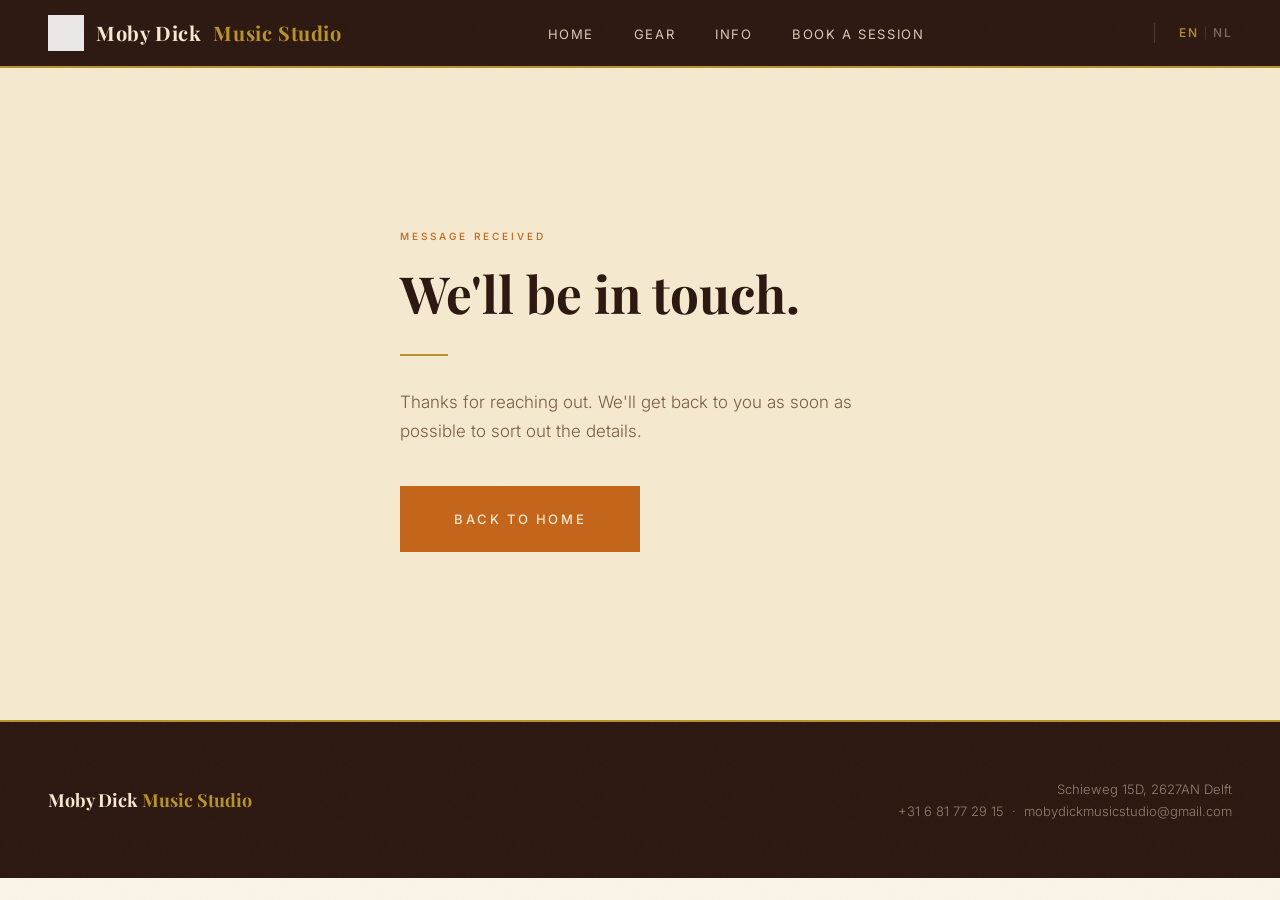
<file: thank-you.html>
<!DOCTYPE html>
<html lang="en">
<head>
  <meta charset="UTF-8">
  <meta name="viewport" content="width=device-width, initial-scale=1.0">
  <title>Message Sent | Moby Dick Music Studio</title>
  <link rel="stylesheet" href="style.css">
</head>
<body>

  <nav>
    <a href="index.html" class="nav-logo"><img src="images/logo.png" alt="Moby Dick logo">Moby Dick <span>Music Studio</span></a>
    <ul class="nav-links">
      <li><a href="index.html">Home</a></li>
      <li><a href="gear.html">Gear</a></li>
      <li><a href="info.html">Info</a></li>
      <li><a href="contact.html">Book a Session</a></li>
    </ul>
      <div class="lang-switcher">
        <a href="#" class="active">EN</a>
        <span>|</span>
        <a href="/nl/bedankt.html">NL</a>
      </div>
    </nav>

  <section class="booking" style="min-height:80vh;display:flex;align-items:center;">
    <div class="section-inner">
      <p class="section-label">Message received</p>
      <h1 class="section-title">We'll be in touch.</h1>
      <div class="divider"></div>
      <p style="color:var(--text-muted);max-width:480px;margin-bottom:40px;">Thanks for reaching out. We'll get back to you as soon as possible to sort out the details.</p>
      <a href="index.html" class="btn-primary">Back to Home</a>
    </div>
  </section>

  <footer>
    <a href="index.html" class="footer-logo">Moby Dick <span>Music Studio</span></a>
    <div class="footer-info">
      Schieweg 15D, 2627AN Delft<br>
      <a href="tel:+31681772915">+31 6 81 77 29 15</a> &nbsp;·&nbsp;
      <a href="mailto:mobydickmusicstudio@gmail.com">mobydickmusicstudio@gmail.com</a>
    </div>
  </footer>

</body>
</html>
</file>
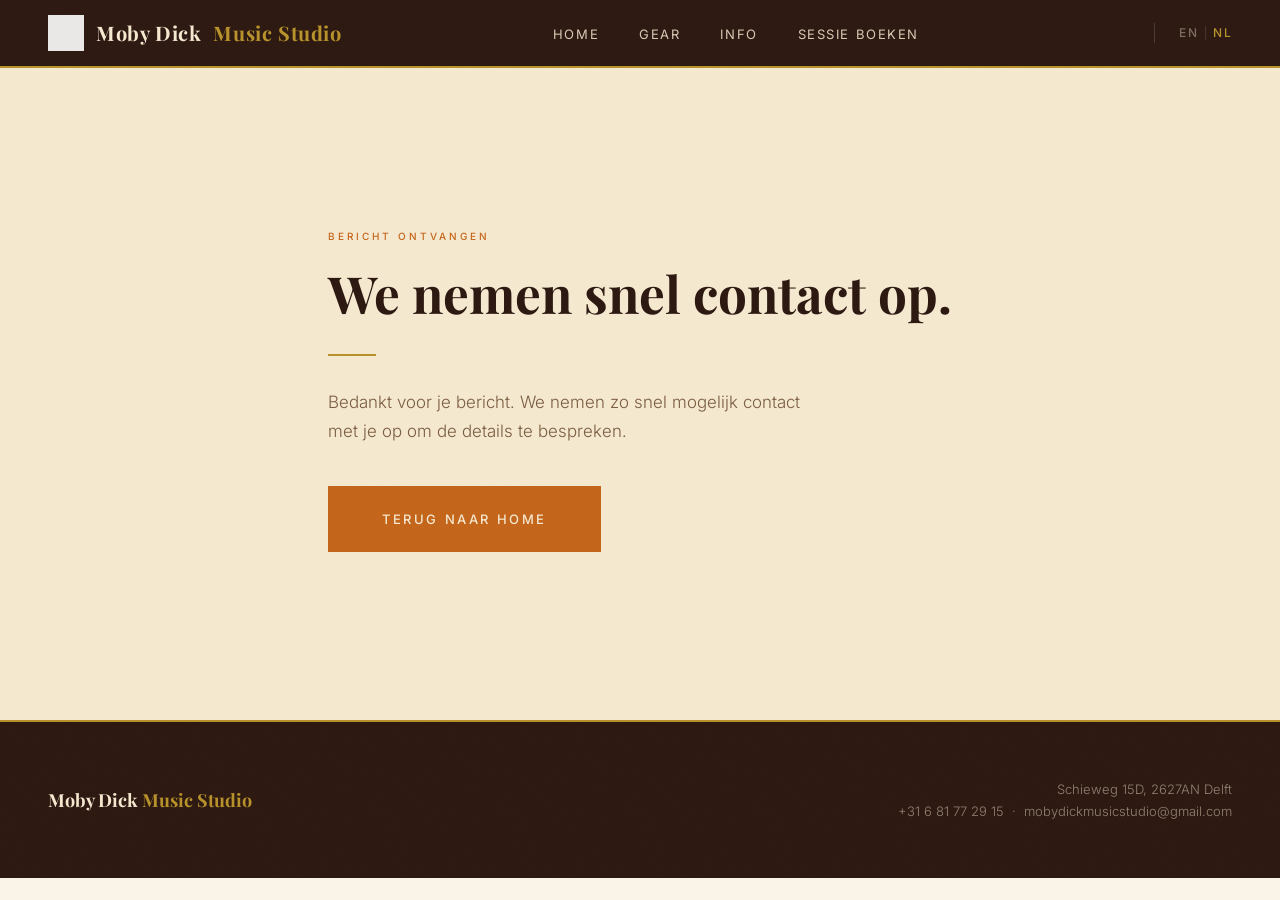
<file: nl/bedankt.html>
<!DOCTYPE html>
<html lang="nl">
<head>
  <meta charset="UTF-8">
  <meta name="viewport" content="width=device-width, initial-scale=1.0">
  <title>Bericht Ontvangen | Moby Dick Music Studio</title>
  <link rel="stylesheet" href="../style.css">
</head>
<body>

  <nav>
    <a href="/nl/" class="nav-logo"><img src="../images/logo.png" alt="Moby Dick logo">Moby Dick <span>Music Studio</span></a>
    <ul class="nav-links">
      <li><a href="/nl/">Home</a></li>
      <li><a href="/nl/gear.html">Gear</a></li>
      <li><a href="/nl/info.html">Info</a></li>
      <li><a href="/nl/contact.html">Sessie Boeken</a></li>
    </ul>
      <div class="lang-switcher">
        <a href="/thank-you.html">EN</a>
        <span>|</span>
        <a href="#" class="active">NL</a>
      </div>
    </nav>

  <section class="booking" style="min-height:80vh;display:flex;align-items:center;">
    <div class="section-inner">
      <p class="section-label">Bericht ontvangen</p>
      <h1 class="section-title">We nemen snel contact op.</h1>
      <div class="divider"></div>
      <p style="color:var(--text-muted);max-width:480px;margin-bottom:40px;">Bedankt voor je bericht. We nemen zo snel mogelijk contact met je op om de details te bespreken.</p>
      <a href="/nl/" class="btn-primary">Terug naar Home</a>
    </div>
  </section>

  <footer>
    <a href="/nl/" class="footer-logo">Moby Dick <span>Music Studio</span></a>
    <div class="footer-info">
      Schieweg 15D, 2627AN Delft<br>
      <a href="tel:+31681772915">+31 6 81 77 29 15</a> &nbsp;·&nbsp;
      <a href="mailto:mobydickmusicstudio@gmail.com">mobydickmusicstudio@gmail.com</a>
    </div>
  </footer>

</body>
</html>
</file>
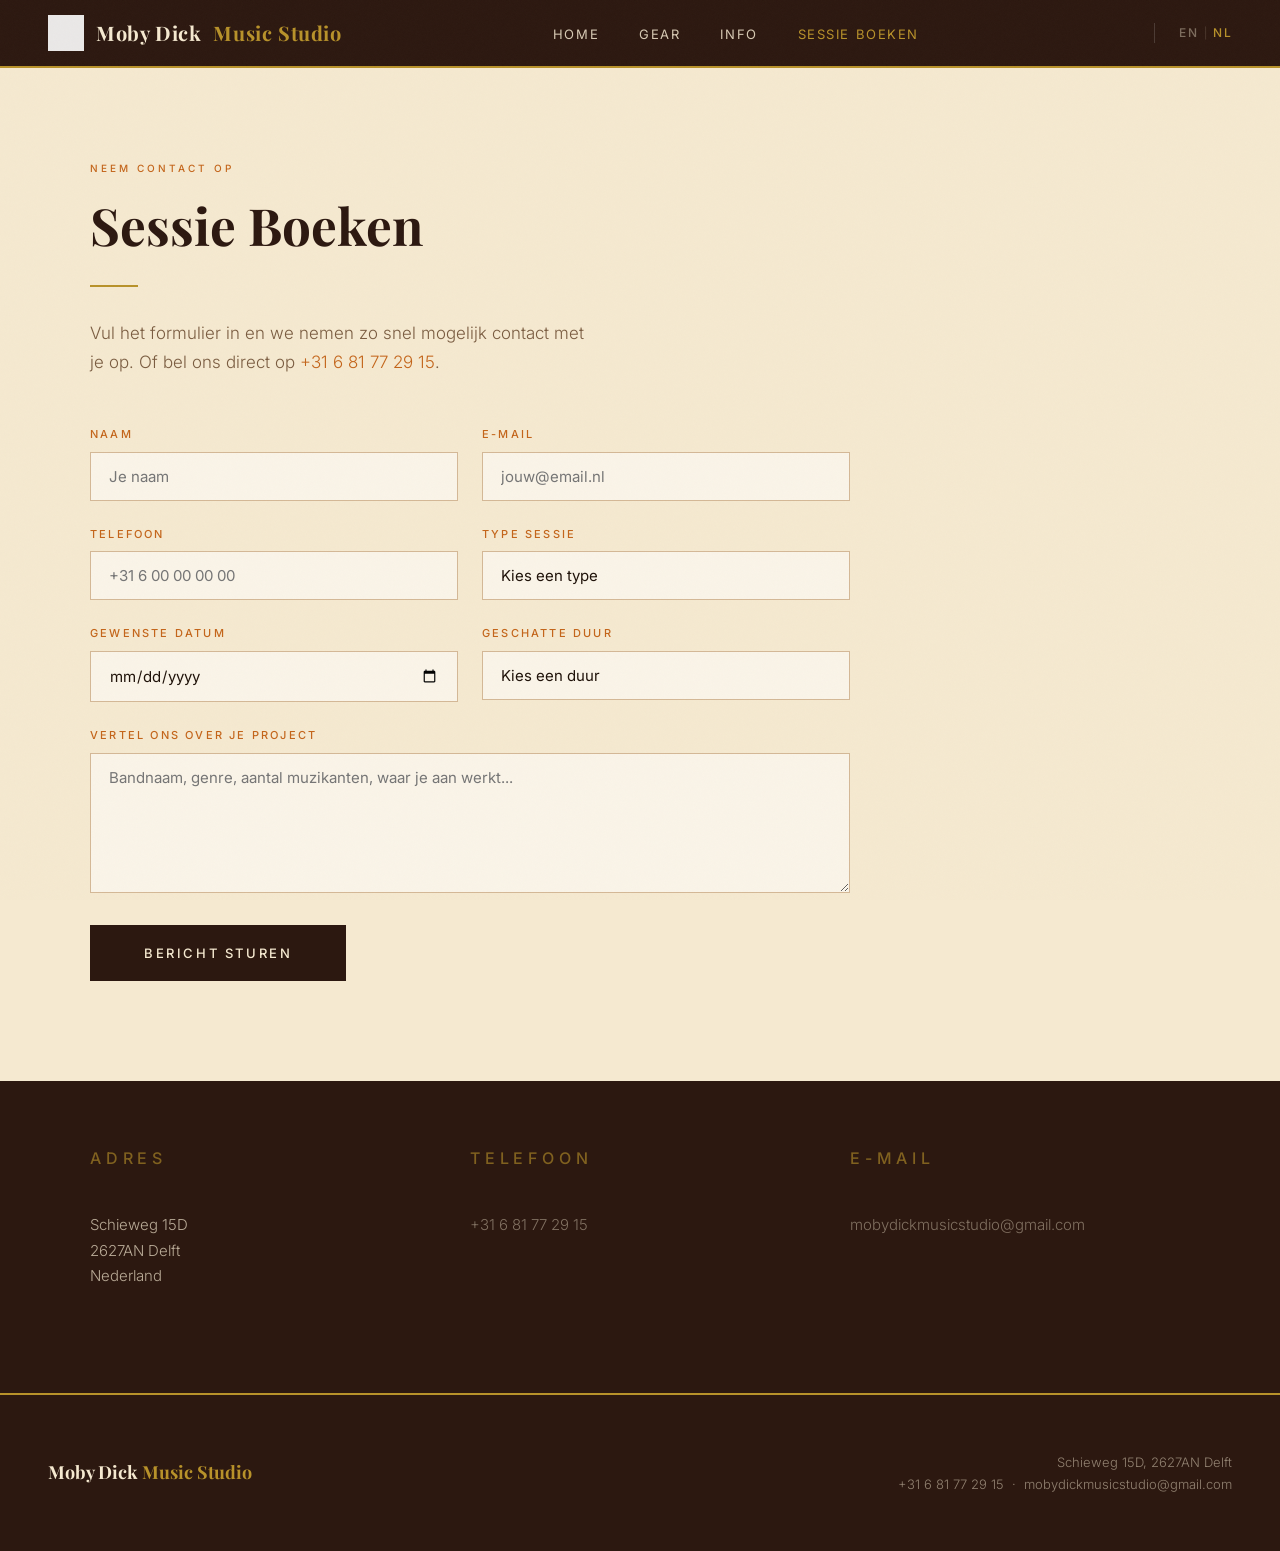
<file: nl/contact.html>
<!DOCTYPE html>
<html lang="nl">
<head>
  <meta charset="UTF-8">
  <meta name="viewport" content="width=device-width, initial-scale=1.0">
  <title>Sessie Boeken | Moby Dick Music Studio</title>
  <meta name="description" content="Boek een opnamesessie bij Moby Dick Music Studio, Delft.">
  <link rel="stylesheet" href="../style.css">
</head>
<body>

  <nav>
    <a href="/nl/" class="nav-logo"><img src="../images/logo.png" alt="Moby Dick logo">Moby Dick <span>Music Studio</span></a>
    <ul class="nav-links">
      <li><a href="/nl/">Home</a></li>
      <li><a href="/nl/gear.html">Gear</a></li>
      <li><a href="/nl/info.html">Info</a></li>
      <li><a href="/nl/contact.html" class="active">Sessie Boeken</a></li>
    </ul>
      <div class="lang-switcher">
        <a href="/contact.html">EN</a>
        <span>|</span>
        <a href="#" class="active">NL</a>
      </div>
    </nav>

  <section class="booking">
    <div class="section-inner">
      <p class="section-label">Neem Contact Op</p>
      <h1 class="section-title">Sessie Boeken</h1>
      <div class="divider"></div>
      <p style="color:var(--text-muted);max-width:500px;">Vul het formulier in en we nemen zo snel mogelijk contact met je op. Of bel ons direct op <a href="tel:+31681772915" style="color:var(--orange);text-decoration:none;">+31 6 81 77 29 15</a>.</p>

      <form
        class="form-grid"
        name="booking-nl"
        method="POST"
        action="https://mobydickmusicstudio.com/nl/bedankt.html"
        data-netlify="true"
        netlify-honeypot="bot-field"
      >
        <input type="hidden" name="form-name" value="booking-nl">
        <p style="display:none;"><input name="bot-field"></p>

        <div class="form-group">
          <label for="name">Naam</label>
          <input type="text" id="name" name="name" placeholder="Je naam" required>
        </div>

        <div class="form-group">
          <label for="email">E-mail</label>
          <input type="email" id="email" name="email" placeholder="jouw@email.nl" required>
        </div>

        <div class="form-group">
          <label for="phone">Telefoon</label>
          <input type="tel" id="phone" name="phone" placeholder="+31 6 00 00 00 00">
        </div>

        <div class="form-group">
          <label for="session-type">Type Sessie</label>
          <select id="session-type" name="session_type">
            <option value="" disabled selected>Kies een type</option>
            <option value="opname">Opname</option>
            <option value="mixen">Mixen</option>
            <option value="productie">Productie</option>
            <option value="repetitie">Repetitie</option>
            <option value="anders">Anders</option>
          </select>
        </div>

        <div class="form-group">
          <label for="date">Gewenste Datum</label>
          <input type="date" id="date" name="preferred_date">
        </div>

        <div class="form-group">
          <label for="duration">Geschatte Duur</label>
          <select id="duration" name="duration">
            <option value="" disabled selected>Kies een duur</option>
            <option value="halve-dag">Halve dag (4 uur)</option>
            <option value="hele-dag">Hele dag (8 uur)</option>
            <option value="meerdere-dagen">Meerdere dagen</option>
            <option value="nog-niet-zeker">Nog niet zeker</option>
          </select>
        </div>

        <div class="form-group full">
          <label for="message">Vertel ons over je project</label>
          <textarea id="message" name="message" placeholder="Bandnaam, genre, aantal muzikanten, waar je aan werkt..."></textarea>
        </div>

        <div class="form-submit">
          <button type="submit" class="btn-submit">Bericht Sturen</button>
        </div>
      </form>
    </div>
  </section>

  <div class="cta-band" style="padding:64px 48px;">
    <div class="section-inner" style="display:grid;grid-template-columns:1fr 1fr 1fr;gap:40px;text-align:left;">
      <div>
        <p class="section-label" style="color:var(--mustard);">Adres</p>
        <p style="color:var(--cream);opacity:0.7;font-size:15px;margin-top:8px;">Schieweg 15D<br>2627AN Delft<br>Nederland</p>
      </div>
      <div>
        <p class="section-label" style="color:var(--mustard);">Telefoon</p>
        <p style="margin-top:8px;font-size:15px;"><a href="tel:+31681772915" style="color:var(--cream);opacity:0.7;text-decoration:none;">+31 6 81 77 29 15</a></p>
      </div>
      <div>
        <p class="section-label" style="color:var(--mustard);">E-mail</p>
        <p style="margin-top:8px;font-size:15px;"><a href="mailto:mobydickmusicstudio@gmail.com" style="color:var(--cream);opacity:0.7;text-decoration:none;">mobydickmusicstudio@gmail.com</a></p>
      </div>
    </div>
  </div>

  <footer>
    <a href="/nl/" class="footer-logo">Moby Dick <span>Music Studio</span></a>
    <div class="footer-info">
      Schieweg 15D, 2627AN Delft<br>
      <a href="tel:+31681772915">+31 6 81 77 29 15</a> &nbsp;·&nbsp;
      <a href="mailto:mobydickmusicstudio@gmail.com">mobydickmusicstudio@gmail.com</a>
    </div>
  </footer>

</body>
</html>
</file>
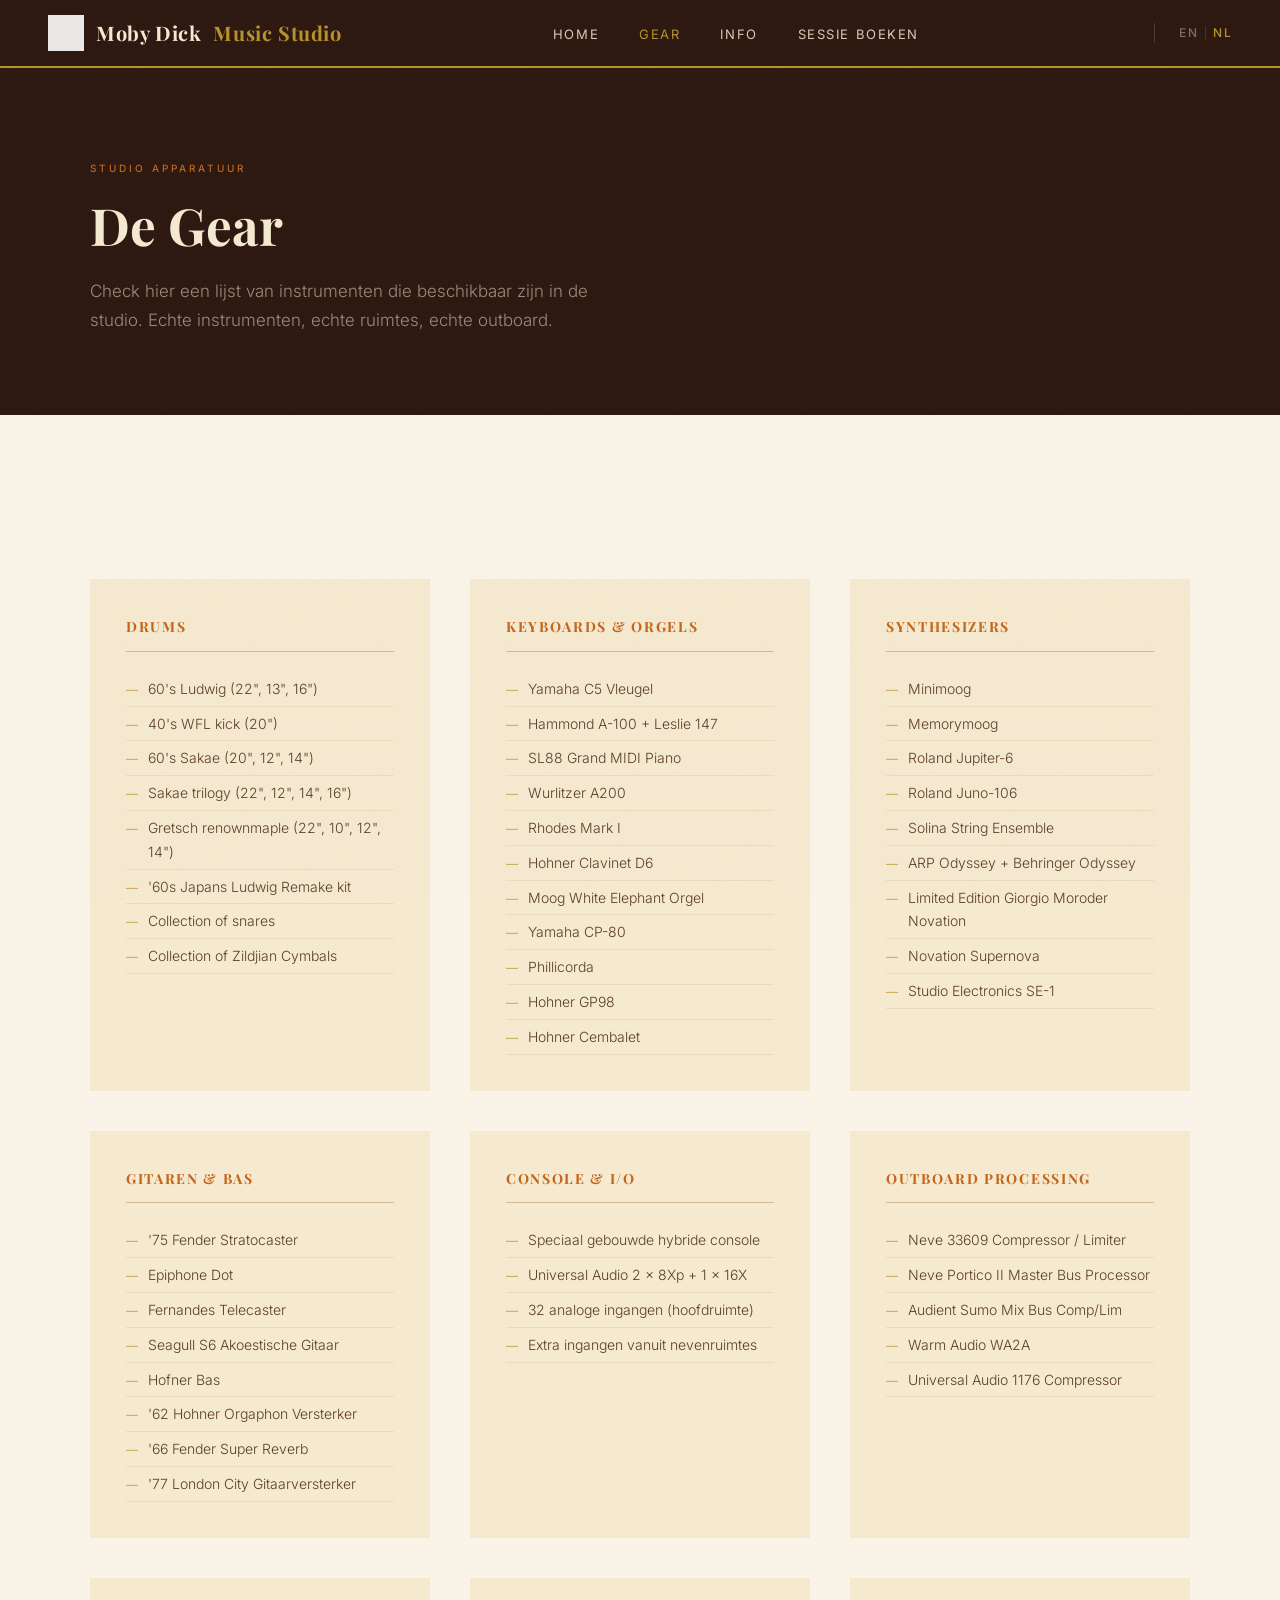
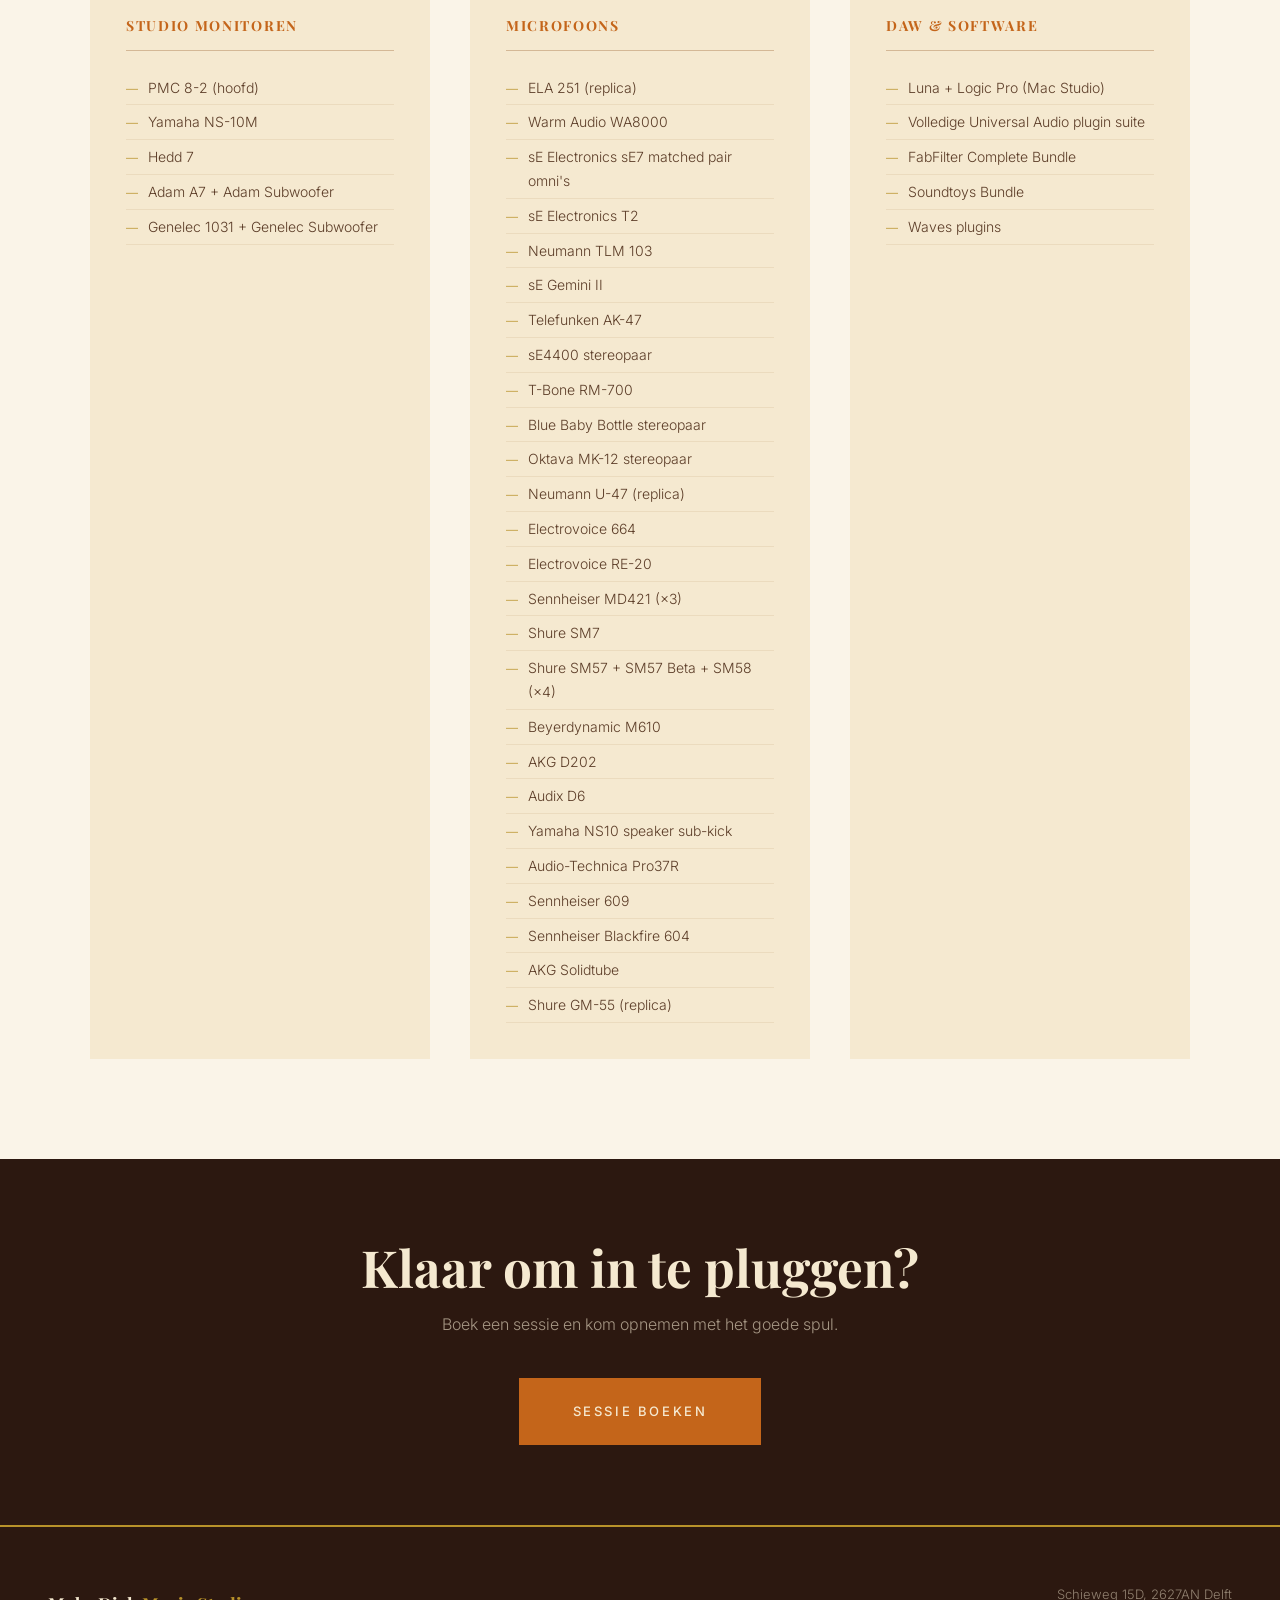
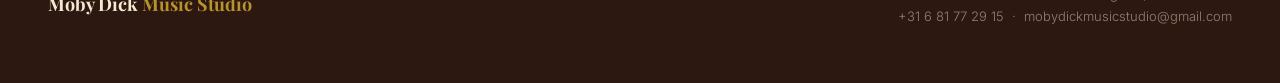
<file: nl/gear.html>
<!DOCTYPE html>
<html lang="nl">

<head>
  <meta charset="UTF-8">
  <meta name="viewport" content="width=device-width, initial-scale=1.0">
  <title>Gear | Moby Dick Music Studio</title>
  <meta name="description"
    content="Volledige gearlijst bij Moby Dick Music Studio, Delft. Vintage synths, echte outboard, vleugel, Hammond en meer.">
  <link rel="stylesheet" href="../style.css">
</head>

<body>

  <nav>
    <a href="/nl/" class="nav-logo"><img src="../images/logo.png" alt="Moby Dick logo">Moby Dick <span>Music
        Studio</span></a>
    <ul class="nav-links">
      <li><a href="/nl/">Home</a></li>
      <li><a href="/nl/gear.html" class="active">Gear</a></li>
      <li><a href="/nl/info.html">Info</a></li>
      <li><a href="/nl/contact.html">Sessie Boeken</a></li>
    </ul>
    <div class="lang-switcher">
      <a href="/gear.html">EN</a>
      <span>|</span>
      <a href="#" class="active">NL</a>
    </div>
  </nav>

  <!-- PAGE HERO -->
  <div class="page-hero">
    <div class="section-inner">
      <p class="section-label">Studio Apparatuur</p>
      <h1 class="section-title light">De Gear</h1>
      <p style="color:var(--cream);opacity:0.55;max-width:520px;margin-top:16px;">Check hier een lijst van instrumenten
        die beschikbaar zijn in de studio. Echte instrumenten, echte ruimtes, echte outboard.</p>
    </div>
  </div>

  <!-- GEAR GRID -->
  <section style="background:var(--warm-white);">
    <div class="section-inner">
      <div class="gear-grid">
        <div class="gear-category">
          <div class="gear-category-title">Drums</div>
          <ul class="gear-list">
            <li>60's Ludwig (22", 13", 16")</li>
            <li>40's WFL kick (20")</li>
            <li>60's Sakae (20", 12", 14")</li>
            <li>Sakae trilogy (22", 12", 14", 16")</li>
            <li>Gretsch renownmaple (22", 10", 12", 14")</li>
            <li>'60s Japans Ludwig Remake kit</li>
            <li>Collection of snares</li>
            <li>Collection of Zildjian Cymbals</li>
          </ul>
        </div>
        <div class="gear-category">
          <div class="gear-category-title">Keyboards &amp; Orgels</div>
          <ul class="gear-list">
            <li>Yamaha C5 Vleugel</li>
            <li>Hammond A-100 + Leslie 147</li>
            <li>SL88 Grand MIDI Piano</li>
            <li>Wurlitzer A200</li>
            <li>Rhodes Mark I</li>
            <li>Hohner Clavinet D6</li>
            <li>Moog White Elephant Orgel</li>
            <li>Yamaha CP-80</li>
            <li>Phillicorda</li>
            <li>Hohner GP98</li>
            <li>Hohner Cembalet</li>
          </ul>
        </div>

        <div class="gear-category">
          <div class="gear-category-title">Synthesizers</div>
          <ul class="gear-list">
            <li>Minimoog</li>
            <li>Memorymoog</li>
            <li>Roland Jupiter-6</li>
            <li>Roland Juno-106</li>
            <li>Solina String Ensemble</li>
            <li>ARP Odyssey + Behringer Odyssey</li>
            <li>Limited Edition Giorgio Moroder Novation</li>
            <li>Novation Supernova</li>
            <li>Studio Electronics SE-1</li>
          </ul>
        </div>

        <div class="gear-category">
          <div class="gear-category-title">Gitaren &amp; Bas</div>
          <ul class="gear-list">
            <li>'75 Fender Stratocaster</li>
            <li>Epiphone Dot</li>
            <li>Fernandes Telecaster</li>
            <li>Seagull S6 Akoestische Gitaar</li>
            <li>Hofner Bas</li>
            <li>'62 Hohner Orgaphon Versterker</li>
            <li>'66 Fender Super Reverb</li>
            <li>'77 London City Gitaarversterker</li>
          </ul>
        </div>

        <div class="gear-category">
          <div class="gear-category-title">Console &amp; I/O</div>
          <ul class="gear-list">
            <li>Speciaal gebouwde hybride console</li>
            <li>Universal Audio 2 × 8Xp + 1 × 16X</li>
            <li>32 analoge ingangen (hoofdruimte)</li>
            <li>Extra ingangen vanuit nevenruimtes</li>
          </ul>
        </div>

        <div class="gear-category">
          <div class="gear-category-title">Outboard Processing</div>
          <ul class="gear-list">
            <li>Neve 33609 Compressor / Limiter</li>
            <li>Neve Portico II Master Bus Processor</li>
            <li>Audient Sumo Mix Bus Comp/Lim</li>
            <li>Warm Audio WA2A</li>
            <li>Universal Audio 1176 Compressor</li>
          </ul>
        </div>

        <div class="gear-category">
          <div class="gear-category-title">Studio Monitoren</div>
          <ul class="gear-list">
            <li>PMC 8-2 (hoofd)</li>
            <li>Yamaha NS-10M</li>
            <li>Hedd 7</li>
            <li>Adam A7 + Adam Subwoofer</li>
            <li>Genelec 1031 + Genelec Subwoofer</li>
          </ul>
        </div>

        <div class="gear-category">
          <div class="gear-category-title">Microfoons</div>
          <ul class="gear-list">
            <li>ELA 251 (replica)</li>
            <li>Warm Audio WA8000</li>
            <li>sE Electronics sE7 matched pair omni's</li>
            <li>sE Electronics T2</li>
            <li>Neumann TLM 103</li>
            <li>sE Gemini II</li>
            <li>Telefunken AK-47</li>
            <li>sE4400 stereopaar</li>
            <li>T-Bone RM-700</li>
            <li>Blue Baby Bottle stereopaar</li>
            <li>Oktava MK-12 stereopaar</li>
            <li>Neumann U-47 (replica)</li>
            <li>Electrovoice 664</li>
            <li>Electrovoice RE-20</li>
            <li>Sennheiser MD421 (×3)</li>
            <li>Shure SM7</li>
            <li>Shure SM57 + SM57 Beta + SM58 (×4)</li>
            <li>Beyerdynamic M610</li>
            <li>AKG D202</li>
            <li>Audix D6</li>
            <li>Yamaha NS10 speaker sub-kick</li>
            <li>Audio-Technica Pro37R</li>
            <li>Sennheiser 609</li>
            <li>Sennheiser Blackfire 604</li>
            <li>AKG Solidtube</li>
            <li>Shure GM-55 (replica)</li>
          </ul>
        </div>

        <div class="gear-category">
          <div class="gear-category-title">DAW &amp; Software</div>
          <ul class="gear-list">
            <li>Luna + Logic Pro (Mac Studio)</li>
            <li>Volledige Universal Audio plugin suite</li>
            <li>FabFilter Complete Bundle</li>
            <li>Soundtoys Bundle</li>
            <li>Waves plugins</li>
          </ul>
        </div>

      </div>
    </div>
  </section>

  <div class="cta-band">
    <div class="section-inner" style="text-align:center;">
      <h2 class="section-title light" style="margin-bottom:16px;">Klaar om in te pluggen?</h2>
      <p>Boek een sessie en kom opnemen met het goede spul.</p>
      <a href="/nl/contact.html" class="btn-primary">Sessie Boeken</a>
    </div>
  </div>

  <footer>
    <a href="/nl/" class="footer-logo">Moby Dick <span>Music Studio</span></a>
    <div class="footer-info">
      Schieweg 15D, 2627AN Delft<br>
      <a href="tel:+31681772915">+31 6 81 77 29 15</a> &nbsp;·&nbsp;
      <a href="mailto:mobydickmusicstudio@gmail.com">mobydickmusicstudio@gmail.com</a>
    </div>
  </footer>

</body>

</html>
</file>
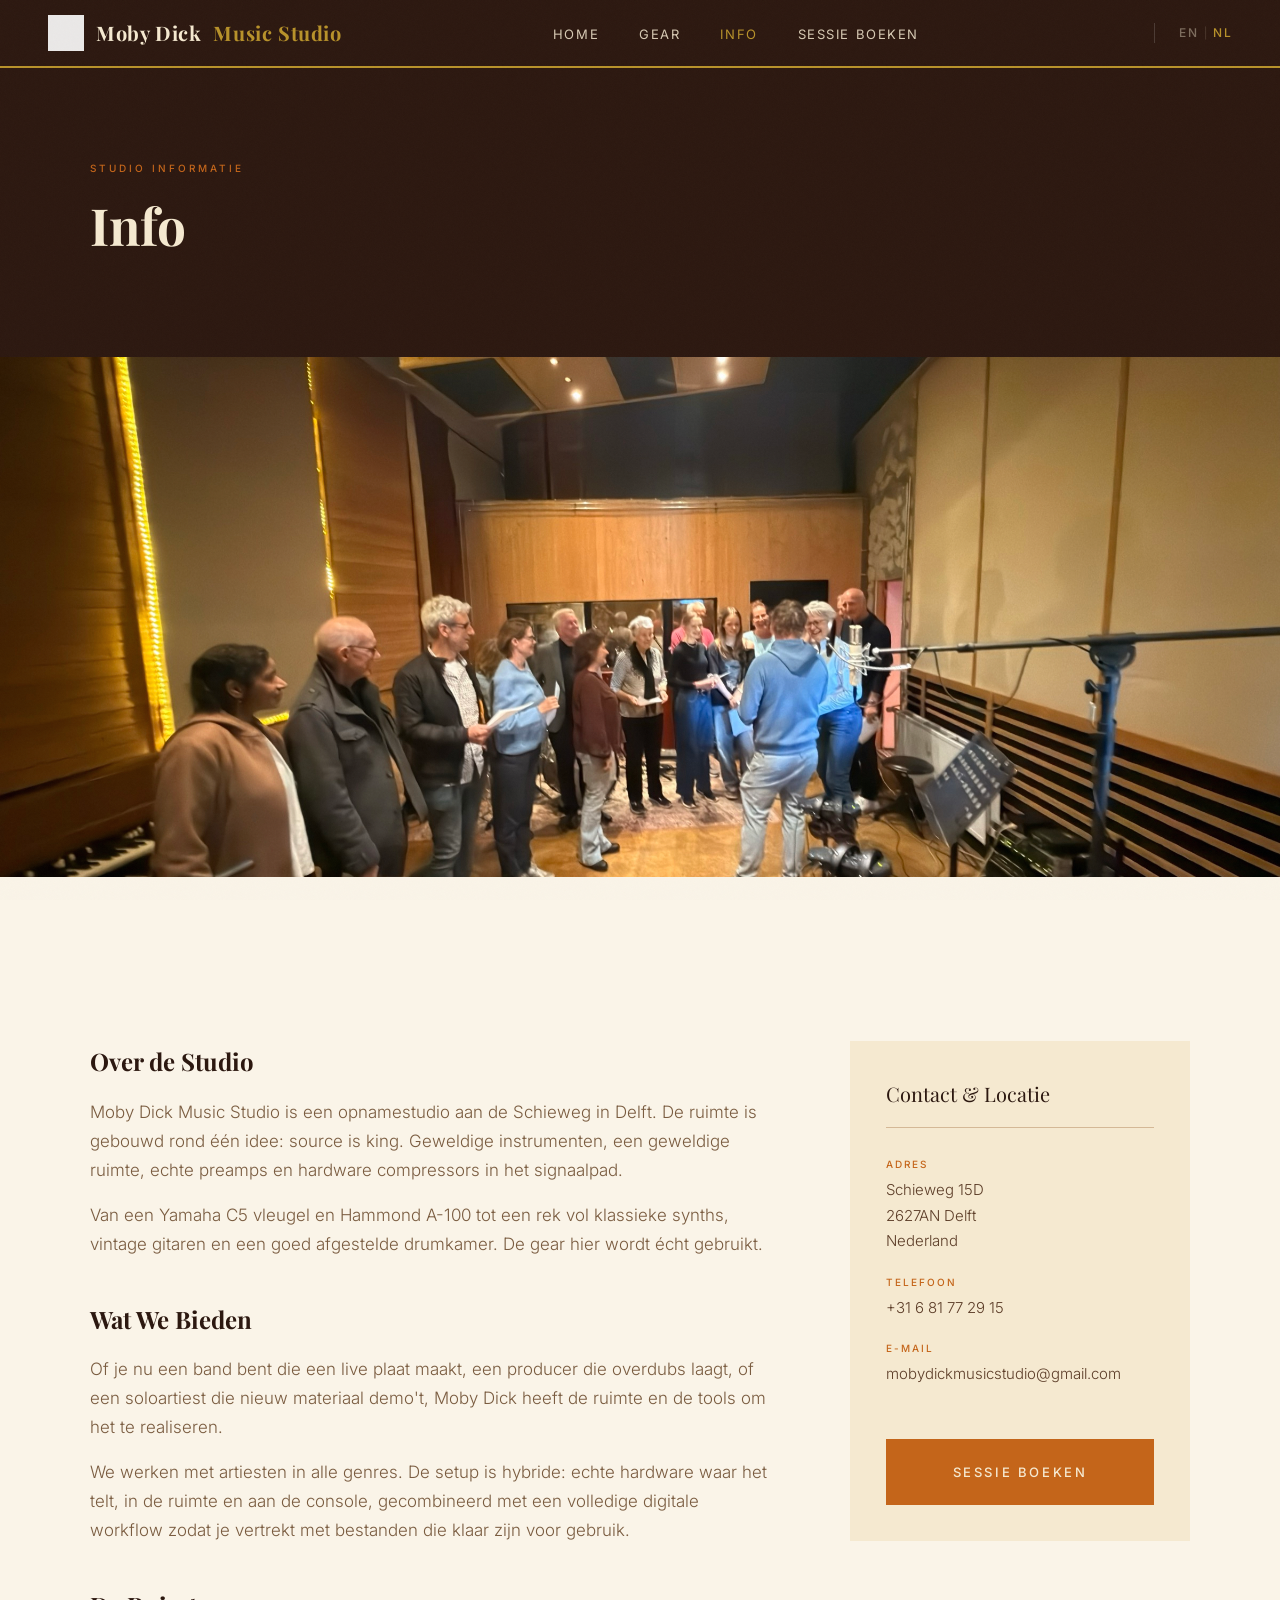
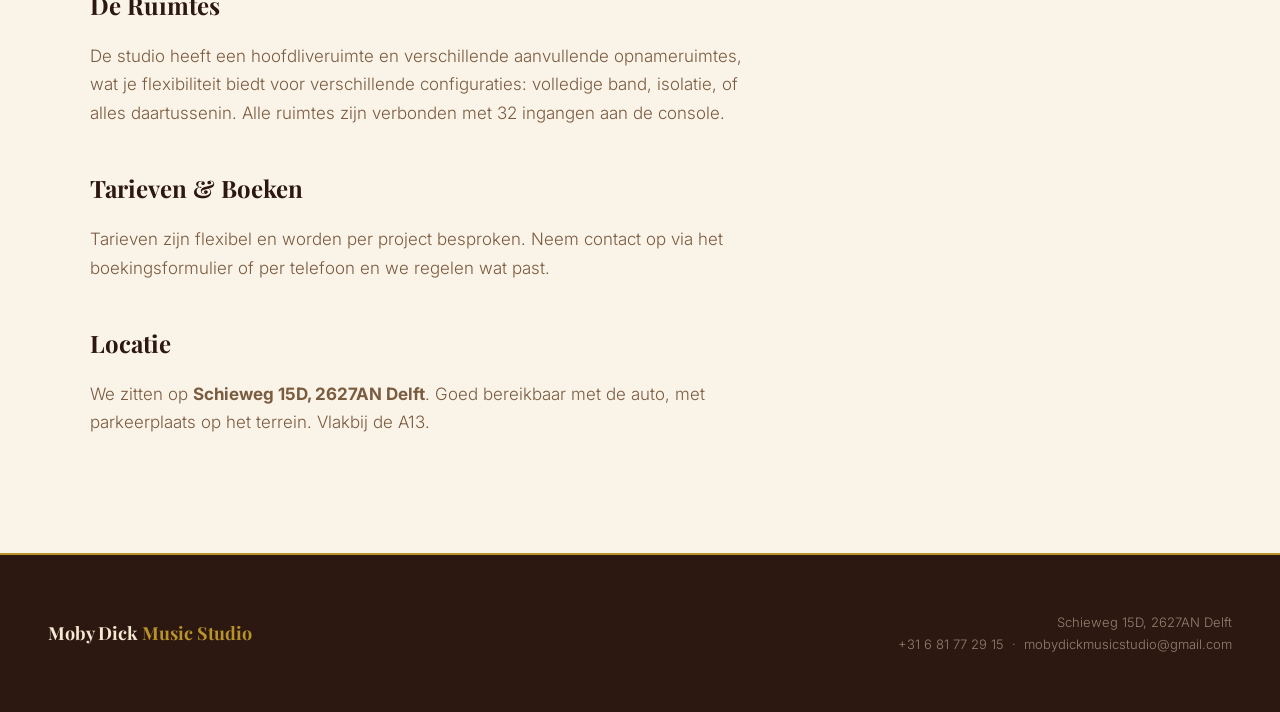
<file: nl/info.html>
<!DOCTYPE html>
<html lang="nl">
<head>
  <meta charset="UTF-8">
  <meta name="viewport" content="width=device-width, initial-scale=1.0">
  <title>Info | Moby Dick Music Studio</title>
  <meta name="description" content="Over Moby Dick Music Studio, opnamestudio aan Schieweg 15D, Delft.">
  <link rel="stylesheet" href="../style.css">
</head>
<body>

  <nav>
    <a href="/nl/" class="nav-logo"><img src="../images/logo.png" alt="Moby Dick logo">Moby Dick <span>Music Studio</span></a>
    <ul class="nav-links">
      <li><a href="/nl/">Home</a></li>
      <li><a href="/nl/gear.html">Gear</a></li>
      <li><a href="/nl/info.html" class="active">Info</a></li>
      <li><a href="/nl/contact.html">Sessie Boeken</a></li>
    </ul>
      <div class="lang-switcher">
        <a href="/info.html">EN</a>
        <span>|</span>
        <a href="#" class="active">NL</a>
      </div>
    </nav>

  <div class="page-hero">
    <div class="section-inner">
      <p class="section-label">Studio Informatie</p>
      <h1 class="section-title light">Info</h1>
    </div>
  </div>

  <img src="../images/event-group.jpg" alt="Sessie bij Moby Dick Music Studio" class="band-photo">

  <section style="background:var(--warm-white);">
    <div class="section-inner">
      <div class="info-layout">

        <div class="info-body">

          <h3>Over de Studio</h3>
          <p>Moby Dick Music Studio is een opnamestudio aan de Schieweg in Delft. De ruimte is gebouwd rond één idee: source is king. Geweldige instrumenten, een geweldige ruimte, echte preamps en hardware compressors in het signaalpad.</p>
          <p>Van een Yamaha C5 vleugel en Hammond A-100 tot een rek vol klassieke synths, vintage gitaren en een goed afgestelde drumkamer. De gear hier wordt écht gebruikt.</p>

          <h3>Wat We Bieden</h3>
          <p>Of je nu een band bent die een live plaat maakt, een producer die overdubs laagt, of een soloartiest die nieuw materiaal demo't, Moby Dick heeft de ruimte en de tools om het te realiseren.</p>
          <p>We werken met artiesten in alle genres. De setup is hybride: echte hardware waar het telt, in de ruimte en aan de console, gecombineerd met een volledige digitale workflow zodat je vertrekt met bestanden die klaar zijn voor gebruik.</p>

          <h3>De Ruimtes</h3>
          <p>De studio heeft een hoofdliveruimte en verschillende aanvullende opnameruimtes, wat je flexibiliteit biedt voor verschillende configuraties: volledige band, isolatie, of alles daartussenin. Alle ruimtes zijn verbonden met 32 ingangen aan de console.</p>

          <h3>Tarieven &amp; Boeken</h3>
          <p>Tarieven zijn flexibel en worden per project besproken. Neem contact op via het boekingsformulier of per telefoon en we regelen wat past.</p>

          <h3>Locatie</h3>
          <p>We zitten op <strong>Schieweg 15D, 2627AN Delft</strong>. Goed bereikbaar met de auto, met parkeerplaats op het terrein. Vlakbij de A13.</p>

        </div>

        <div class="info-sidebar">
          <div class="contact-card">
            <div class="contact-card-title">Contact &amp; Locatie</div>

            <div class="contact-item">
              <div class="contact-item-label">Adres</div>
              <div class="contact-item-value">
                Schieweg 15D<br>
                2627AN Delft<br>
                Nederland
              </div>
            </div>

            <div class="contact-item">
              <div class="contact-item-label">Telefoon</div>
              <div class="contact-item-value">
                <a href="tel:+31681772915">+31 6 81 77 29 15</a>
              </div>
            </div>

            <div class="contact-item">
              <div class="contact-item-label">E-mail</div>
              <div class="contact-item-value">
                <a href="mailto:mobydickmusicstudio@gmail.com">mobydickmusicstudio@gmail.com</a>
              </div>
            </div>

            <a href="/nl/contact.html" class="btn-primary">Sessie Boeken</a>
          </div>
        </div>

      </div>
    </div>
  </section>

  <footer>
    <a href="/nl/" class="footer-logo">Moby Dick <span>Music Studio</span></a>
    <div class="footer-info">
      Schieweg 15D, 2627AN Delft<br>
      <a href="tel:+31681772915">+31 6 81 77 29 15</a> &nbsp;·&nbsp;
      <a href="mailto:mobydickmusicstudio@gmail.com">mobydickmusicstudio@gmail.com</a>
    </div>
  </footer>

</body>
</html>
</file>
<file: style.css>
@import url('https://fonts.googleapis.com/css2?family=Playfair+Display:wght@400;700;900&family=Inter:wght@300;400;500&display=swap');

*, *::before, *::after {
  box-sizing: border-box;
  margin: 0;
  padding: 0;
}

:root {
  --cream: #F5E9D0;
  --warm-white: #FAF4E8;
  --orange: #C4651A;
  --orange-dark: #9E4E12;
  --brown: #2C1810;
  --brown-mid: #5C3D28;
  --mustard: #B8922A;
  --olive: #6B6B3A;
  --text: #1E1108;
  --text-muted: #7A5C40;
  --border: #D4B896;
}

html {
  scroll-behavior: smooth;
}

body {
  background-color: var(--warm-white);
  color: var(--text);
  font-family: 'Inter', sans-serif;
  font-weight: 300;
  line-height: 1.7;
  font-size: 17px;
}

/* ── GRAIN OVERLAY ── */
body::before {
  content: '';
  position: fixed;
  top: 0; left: 0;
  width: 100%; height: 100%;
  pointer-events: none;
  z-index: 9999;
  opacity: 0.025;
  background-image: url("data:image/svg+xml,%3Csvg viewBox='0 0 256 256' xmlns='http://www.w3.org/2000/svg'%3E%3Cfilter id='noise'%3E%3CfeTurbulence type='fractalNoise' baseFrequency='0.9' numOctaves='4' stitchTiles='stitch'/%3E%3C/filter%3E%3Crect width='100%25' height='100%25' filter='url(%23noise)'/%3E%3C/svg%3E");
  background-repeat: repeat;
  background-size: 128px;
}

/* ── NAV ── */
nav {
  position: fixed;
  top: 0; left: 0; right: 0;
  z-index: 100;
  background-color: var(--brown);
  border-bottom: 2px solid var(--mustard);
  padding: 0 48px;
  display: flex;
  align-items: center;
  justify-content: space-between;
  height: 68px;
}

.nav-logo {
  font-family: 'Playfair Display', serif;
  font-weight: 700;
  font-size: 20px;
  color: var(--cream);
  text-decoration: none;
  letter-spacing: 0.03em;
  display: flex;
  align-items: center;
  gap: 12px;
}

.nav-logo img {
  height: 36px;
  width: 36px;
  object-fit: contain;
  filter: brightness(0) invert(1);
  opacity: 0.9;
}

.nav-logo span {
  color: var(--mustard);
}

.nav-links {
  display: flex;
  gap: 40px;
  list-style: none;
}

.nav-links a {
  color: var(--cream);
  text-decoration: none;
  font-size: 13px;
  font-weight: 400;
  letter-spacing: 0.12em;
  text-transform: uppercase;
  opacity: 0.85;
  transition: opacity 0.2s;
}

.nav-links a:hover,
.nav-links a.active {
  opacity: 1;
  color: var(--mustard);
}

.lang-switcher {
  display: flex;
  align-items: center;
  gap: 6px;
  margin-left: 24px;
  padding-left: 24px;
  border-left: 1px solid rgba(255,255,255,0.15);
}

.lang-switcher a {
  color: var(--cream);
  text-decoration: none;
  font-size: 12px;
  font-weight: 500;
  letter-spacing: 0.12em;
  opacity: 0.4;
  transition: opacity 0.2s;
}

.lang-switcher a:hover { opacity: 0.8; }

.lang-switcher a.active {
  opacity: 1;
  color: var(--mustard);
}

.lang-switcher span {
  color: var(--cream);
  opacity: 0.2;
  font-size: 11px;
}

/* ── HERO ── */
.hero {
  min-height: 100vh;
  background-color: var(--brown);
  display: flex;
  align-items: center;
  justify-content: center;
  text-align: center;
  padding: 120px 48px 80px;
  position: relative;
  overflow: hidden;
}

.hero::before {
  content: '';
  position: absolute;
  inset: 0;
  background: radial-gradient(ellipse at 50% 60%, rgba(196,101,26,0.18) 0%, transparent 70%);
}

.hero-content {
  position: relative;
  z-index: 1;
  max-width: 760px;
}

.hero-eyebrow {
  font-size: 11px;
  font-weight: 500;
  letter-spacing: 0.3em;
  text-transform: uppercase;
  color: var(--mustard);
  margin-bottom: 24px;
}

.hero h1 {
  font-family: 'Playfair Display', serif;
  font-weight: 900;
  font-size: clamp(52px, 8vw, 100px);
  line-height: 1;
  color: var(--cream);
  margin-bottom: 16px;
}

.hero h1 .accent {
  color: var(--orange);
  display: block;
}

.hero-sub {
  font-size: 16px;
  color: var(--cream);
  opacity: 0.6;
  margin-bottom: 56px;
  letter-spacing: 0.05em;
}

.btn-primary {
  display: inline-block;
  background-color: var(--orange);
  color: var(--cream);
  text-decoration: none;
  font-size: 13px;
  font-weight: 500;
  letter-spacing: 0.2em;
  text-transform: uppercase;
  padding: 20px 52px;
  border: 2px solid var(--orange);
  transition: background-color 0.2s, color 0.2s;
}

.btn-primary:hover {
  background-color: transparent;
  color: var(--orange);
}

.hero-scroll {
  position: absolute;
  bottom: 36px;
  left: 50%;
  transform: translateX(-50%);
  display: flex;
  flex-direction: column;
  align-items: center;
  gap: 8px;
  color: var(--cream);
  opacity: 0.35;
  font-size: 10px;
  letter-spacing: 0.2em;
  text-transform: uppercase;
}

.hero-scroll::after {
  content: '';
  width: 1px;
  height: 40px;
  background: currentColor;
  display: block;
}

/* ── SECTION BASE ── */
section {
  padding: 100px 48px;
}

.section-inner {
  max-width: 1100px;
  margin: 0 auto;
}

.section-label {
  font-size: 10px;
  font-weight: 500;
  letter-spacing: 0.3em;
  text-transform: uppercase;
  color: var(--orange);
  margin-bottom: 20px;
}

.section-title {
  font-family: 'Playfair Display', serif;
  font-weight: 700;
  font-size: clamp(34px, 4vw, 52px);
  line-height: 1.1;
  color: var(--brown);
  margin-bottom: 24px;
}

.section-title.light {
  color: var(--cream);
}

/* ── HOME: INTRO ── */
.intro {
  background-color: var(--cream);
}

.intro-grid {
  display: grid;
  grid-template-columns: 1fr 1fr;
  gap: 80px;
  align-items: start;
}

.intro-text p {
  color: var(--brown-mid);
  margin-bottom: 20px;
}

.intro-visual {
  display: flex;
  flex-direction: column;
  gap: 6px;
}

.intro-visual img {
  width: 100%;
  height: auto;
  display: block;
}

/* ── HOME: FEATURES ── */
.features {
  background-color: var(--warm-white);
}

.features-grid {
  display: grid;
  grid-template-columns: repeat(3, 1fr);
  gap: 48px;
  margin-top: 64px;
}

.feature-item {
  border-top: 2px solid var(--border);
  padding-top: 28px;
}

.feature-number {
  font-family: 'Playfair Display', serif;
  font-size: 48px;
  font-weight: 700;
  color: var(--border);
  line-height: 1;
  margin-bottom: 16px;
}

.feature-title {
  font-family: 'Playfair Display', serif;
  font-size: 22px;
  color: var(--brown);
  margin-bottom: 12px;
}

.feature-item p {
  font-size: 15px;
  color: var(--text-muted);
}

/* ── WORK / VIDEO SECTION ── */
.work {
  background-color: var(--cream);
}

.video-wrap {
  margin-top: 48px;
  position: relative;
  padding-bottom: 56.25%;
  height: 0;
  overflow: hidden;
  background: var(--brown);
}

.video-wrap iframe {
  position: absolute;
  top: 0; left: 0;
  width: 100%;
  height: 100%;
  border: none;
}

/* ── BAND PHOTO ── */
.band-photo {
  width: 100%;
  max-height: 520px;
  object-fit: cover;
  object-position: center 30%;
  display: block;
}

/* ── CTA BAND ── */
.cta-band {
  background-color: var(--brown);
  padding: 80px 48px;
  text-align: center;
}

.cta-band p {
  color: var(--cream);
  opacity: 0.6;
  margin-bottom: 40px;
  font-size: 16px;
  max-width: 500px;
  margin-left: auto;
  margin-right: auto;
}

/* ── GEAR PAGE ── */
.page-hero {
  background-color: var(--brown);
  padding: 160px 48px 80px;
}

.gear-grid {
  display: grid;
  grid-template-columns: repeat(auto-fill, minmax(280px, 1fr));
  gap: 40px;
  margin-top: 64px;
}

.gear-category {
  background-color: var(--cream);
  padding: 36px;
}

.gear-category-title {
  font-family: 'Playfair Display', serif;
  font-size: 14px;
  font-weight: 700;
  letter-spacing: 0.12em;
  text-transform: uppercase;
  color: var(--orange);
  margin-bottom: 20px;
  padding-bottom: 12px;
  border-bottom: 1px solid var(--border);
}

.gear-list {
  list-style: none;
}

.gear-list li {
  font-size: 14px;
  color: var(--brown-mid);
  padding: 5px 0;
  border-bottom: 1px solid rgba(212,184,150,0.3);
  display: flex;
  align-items: baseline;
  gap: 10px;
}

.gear-list li::before {
  content: '—';
  color: var(--mustard);
  flex-shrink: 0;
  font-size: 12px;
}

/* ── INFO PAGE ── */
.info-layout {
  display: grid;
  grid-template-columns: 2fr 1fr;
  gap: 80px;
  margin-top: 64px;
  align-items: start;
}

.info-body h3 {
  font-family: 'Playfair Display', serif;
  font-size: 24px;
  color: var(--brown);
  margin: 40px 0 16px;
}

.info-body h3:first-child {
  margin-top: 0;
}

.info-body p {
  color: var(--text-muted);
  margin-bottom: 16px;
}

.info-sidebar {
  position: sticky;
  top: 100px;
}

.contact-card {
  background-color: var(--cream);
  padding: 36px;
}

.contact-card-title {
  font-family: 'Playfair Display', serif;
  font-size: 20px;
  color: var(--brown);
  margin-bottom: 28px;
  padding-bottom: 16px;
  border-bottom: 1px solid var(--border);
}

.contact-item {
  margin-bottom: 20px;
}

.contact-item-label {
  font-size: 10px;
  font-weight: 500;
  letter-spacing: 0.2em;
  text-transform: uppercase;
  color: var(--orange);
  margin-bottom: 4px;
}

.contact-item-value {
  font-size: 15px;
  color: var(--brown-mid);
}

.contact-item-value a {
  color: var(--brown-mid);
  text-decoration: none;
}

.contact-item-value a:hover {
  color: var(--orange);
}

.contact-card .btn-primary {
  width: 100%;
  text-align: center;
  margin-top: 32px;
}

/* ── CONTACT / BOOKING FORM ── */
.booking {
  background-color: var(--cream);
  padding: 160px 48px 100px;
}

.form-grid {
  display: grid;
  grid-template-columns: 1fr 1fr;
  gap: 24px;
  margin-top: 48px;
  max-width: 760px;
}

.form-group {
  display: flex;
  flex-direction: column;
  gap: 8px;
}

.form-group.full {
  grid-column: 1 / -1;
}

label {
  font-size: 11px;
  font-weight: 500;
  letter-spacing: 0.2em;
  text-transform: uppercase;
  color: var(--orange);
}

input, select, textarea {
  background: var(--warm-white);
  border: 1px solid var(--border);
  padding: 14px 18px;
  font-family: 'Inter', sans-serif;
  font-size: 15px;
  color: var(--text);
  outline: none;
  transition: border-color 0.2s;
  -webkit-appearance: none;
  appearance: none;
  border-radius: 0;
}

input:focus, select:focus, textarea:focus {
  border-color: var(--orange);
}

textarea {
  resize: vertical;
  min-height: 140px;
}

.form-submit {
  grid-column: 1 / -1;
  margin-top: 8px;
}

.btn-submit {
  background-color: var(--brown);
  color: var(--cream);
  border: 2px solid var(--brown);
  padding: 18px 52px;
  font-family: 'Inter', sans-serif;
  font-size: 13px;
  font-weight: 500;
  letter-spacing: 0.2em;
  text-transform: uppercase;
  cursor: pointer;
  transition: background-color 0.2s, color 0.2s;
}

.btn-submit:hover {
  background-color: transparent;
  color: var(--brown);
}

/* ── FOOTER ── */
footer {
  background-color: var(--brown);
  border-top: 2px solid var(--mustard);
  padding: 56px 48px;
  display: flex;
  align-items: center;
  justify-content: space-between;
  flex-wrap: wrap;
  gap: 24px;
}

.footer-logo {
  font-family: 'Playfair Display', serif;
  font-weight: 700;
  font-size: 18px;
  color: var(--cream);
  text-decoration: none;
}

.footer-logo span {
  color: var(--mustard);
}

.footer-info {
  font-size: 13px;
  color: var(--cream);
  opacity: 0.5;
  text-align: right;
}

.footer-info a {
  color: inherit;
  text-decoration: none;
}

.footer-info a:hover {
  opacity: 1;
  color: var(--mustard);
}

/* ── DIVIDER ── */
.divider {
  width: 48px;
  height: 2px;
  background: var(--mustard);
  margin: 32px 0;
}

/* ── RESPONSIVE ── */
@media (max-width: 900px) {
  nav { padding: 0 24px; }
  section { padding: 72px 24px; }
  .hero { padding: 120px 24px 80px; }
  .page-hero { padding: 140px 24px 64px; }
  .booking { padding: 140px 24px 80px; }
  footer { padding: 40px 24px; }
  .cta-band { padding: 64px 24px; }

  .intro-grid,
  .info-layout { grid-template-columns: 1fr; gap: 48px; }
  .features-grid { grid-template-columns: 1fr 1fr; gap: 32px; }
  .form-grid { grid-template-columns: 1fr; }
  .form-group.full { grid-column: 1; }
  .form-submit { grid-column: 1; }
  .footer-info { text-align: left; }
}

@media (max-width: 600px) {
  .nav-links { display: none; }
  .features-grid { grid-template-columns: 1fr; }
  .hero h1 { font-size: 44px; }
  .gear-grid { grid-template-columns: 1fr; }
}
</file>
